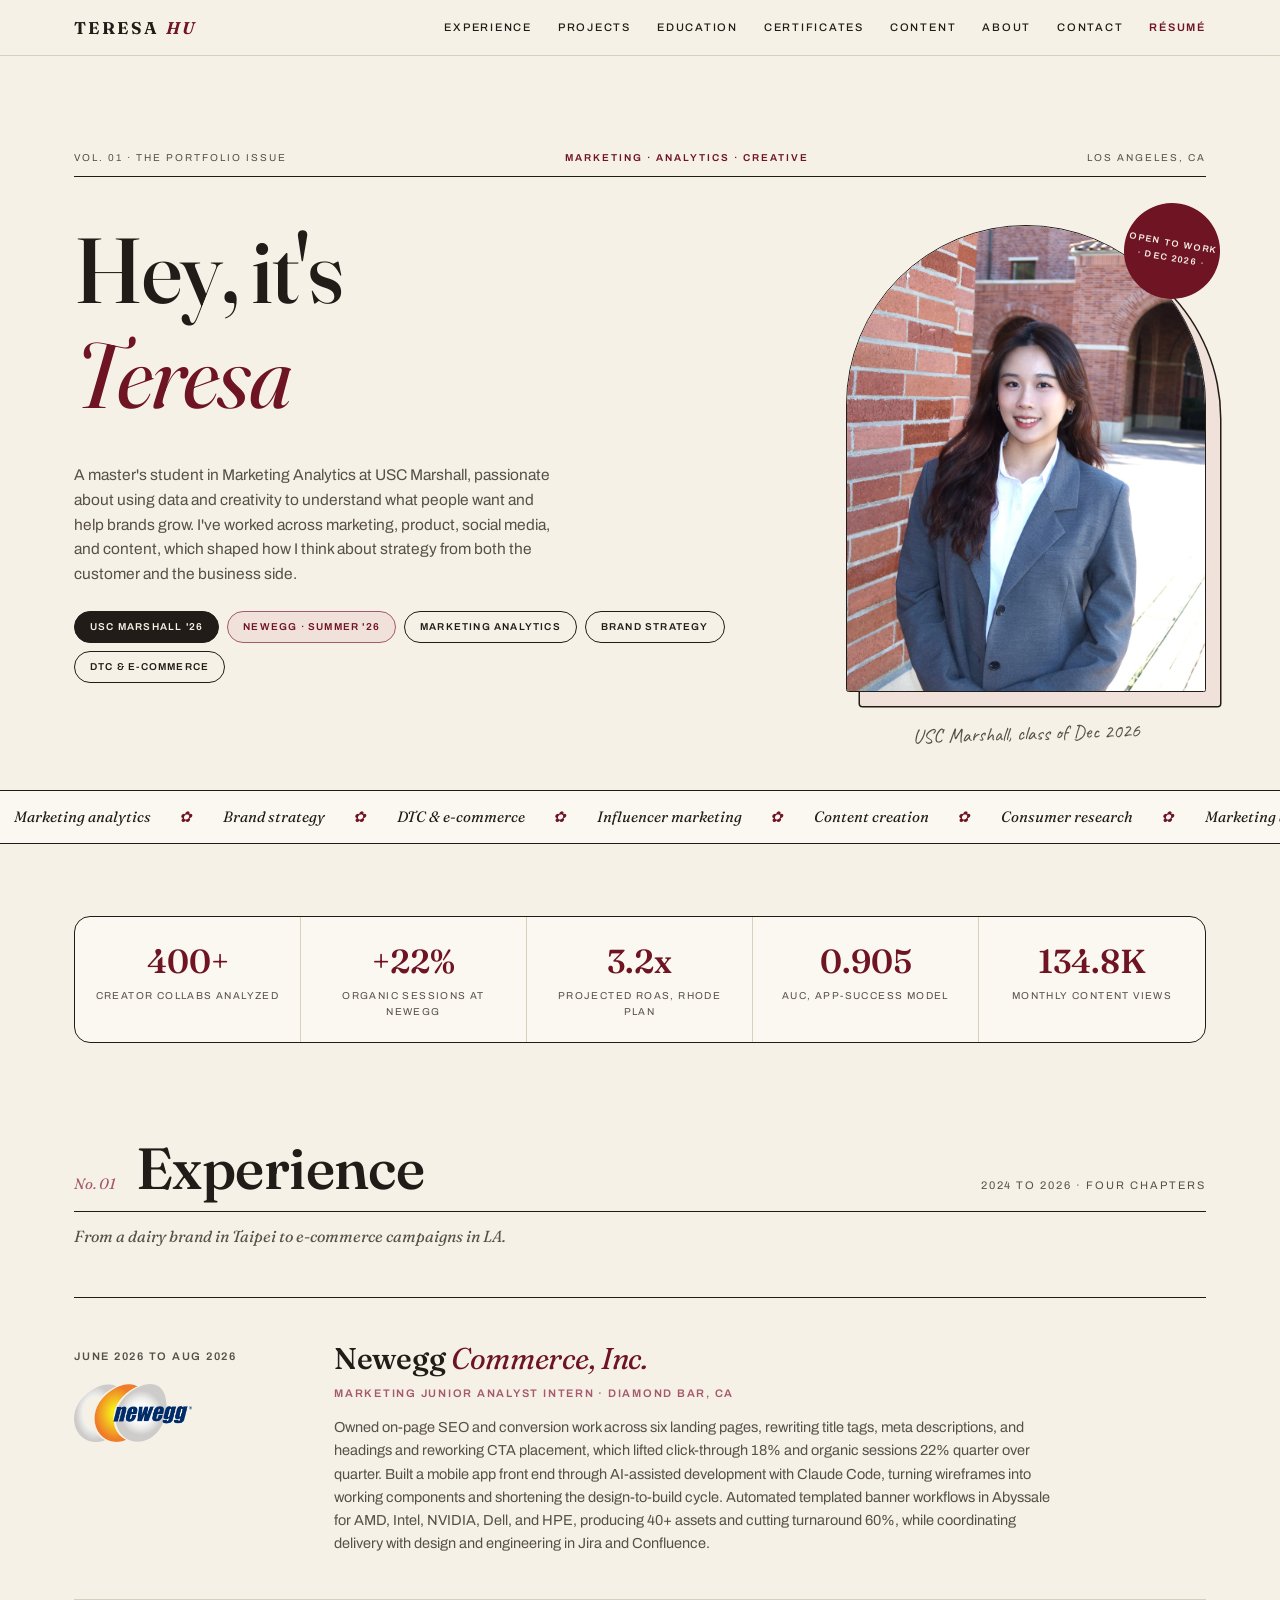
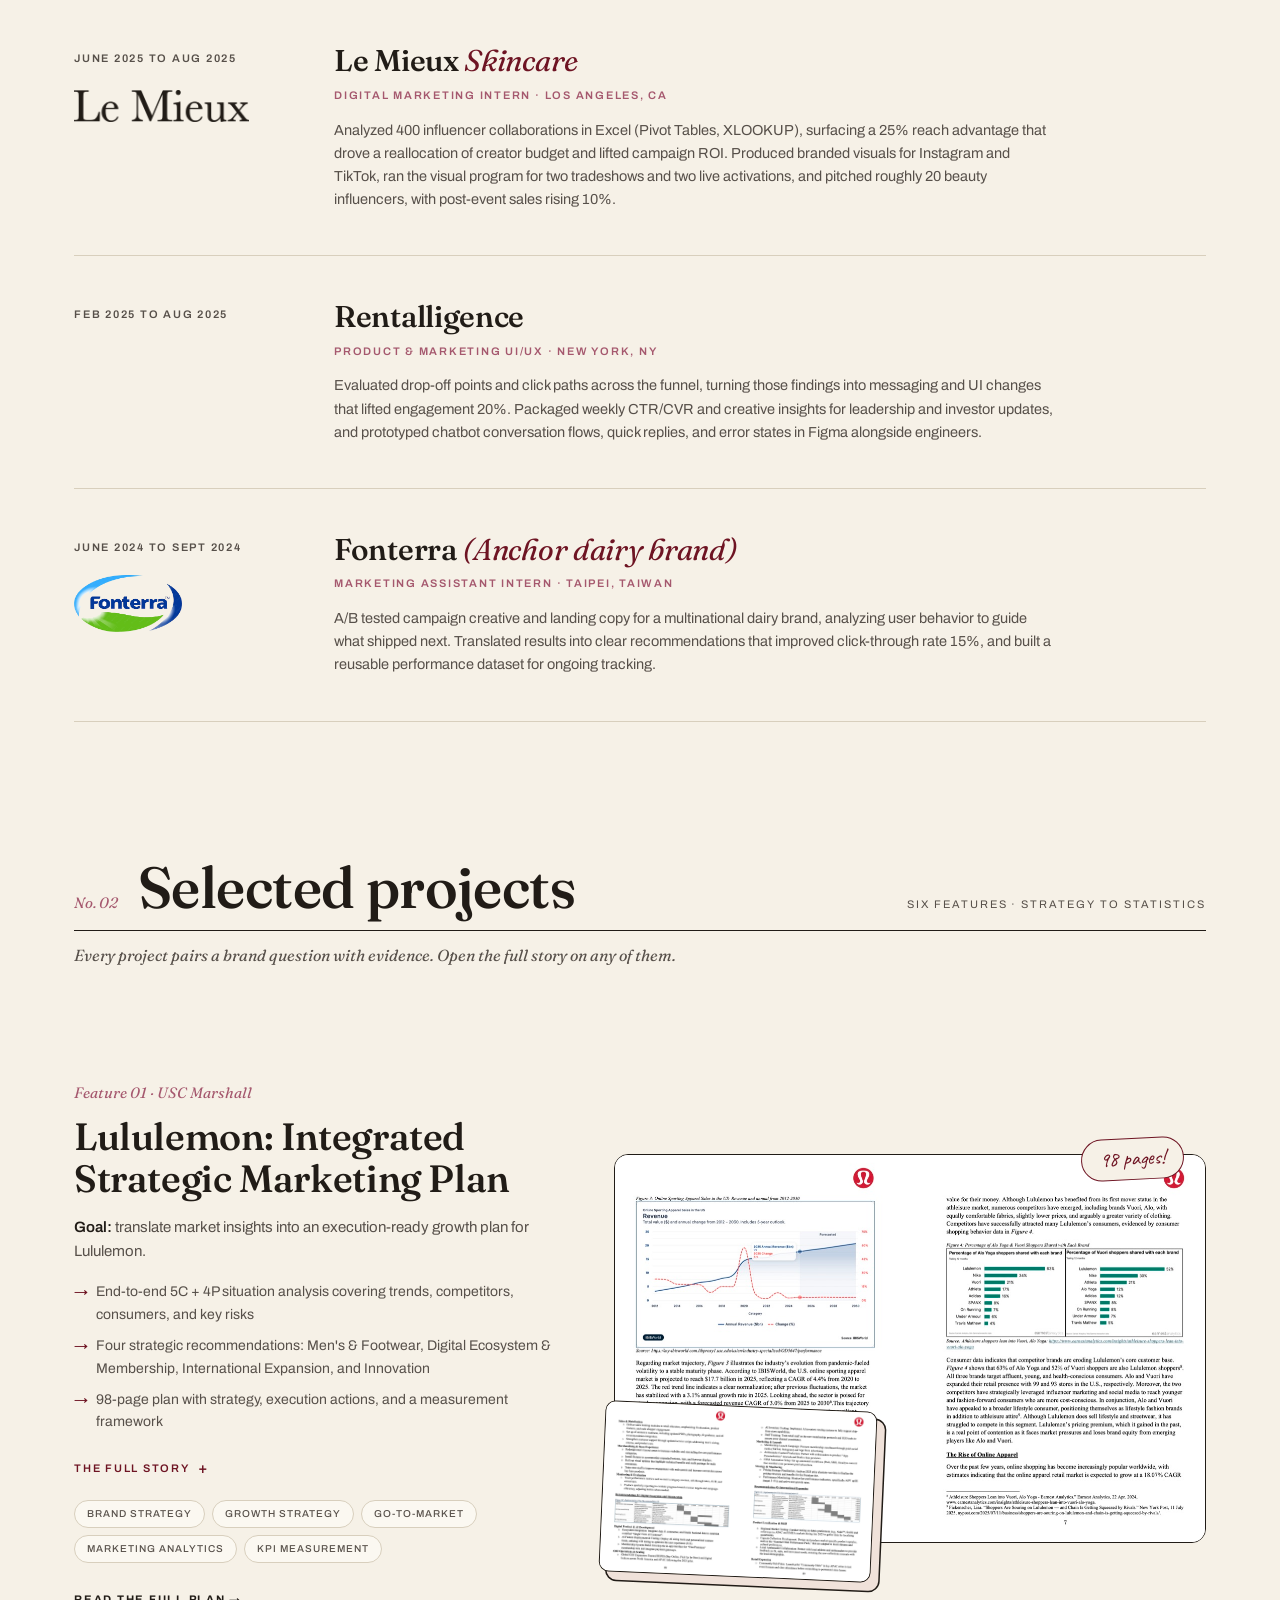
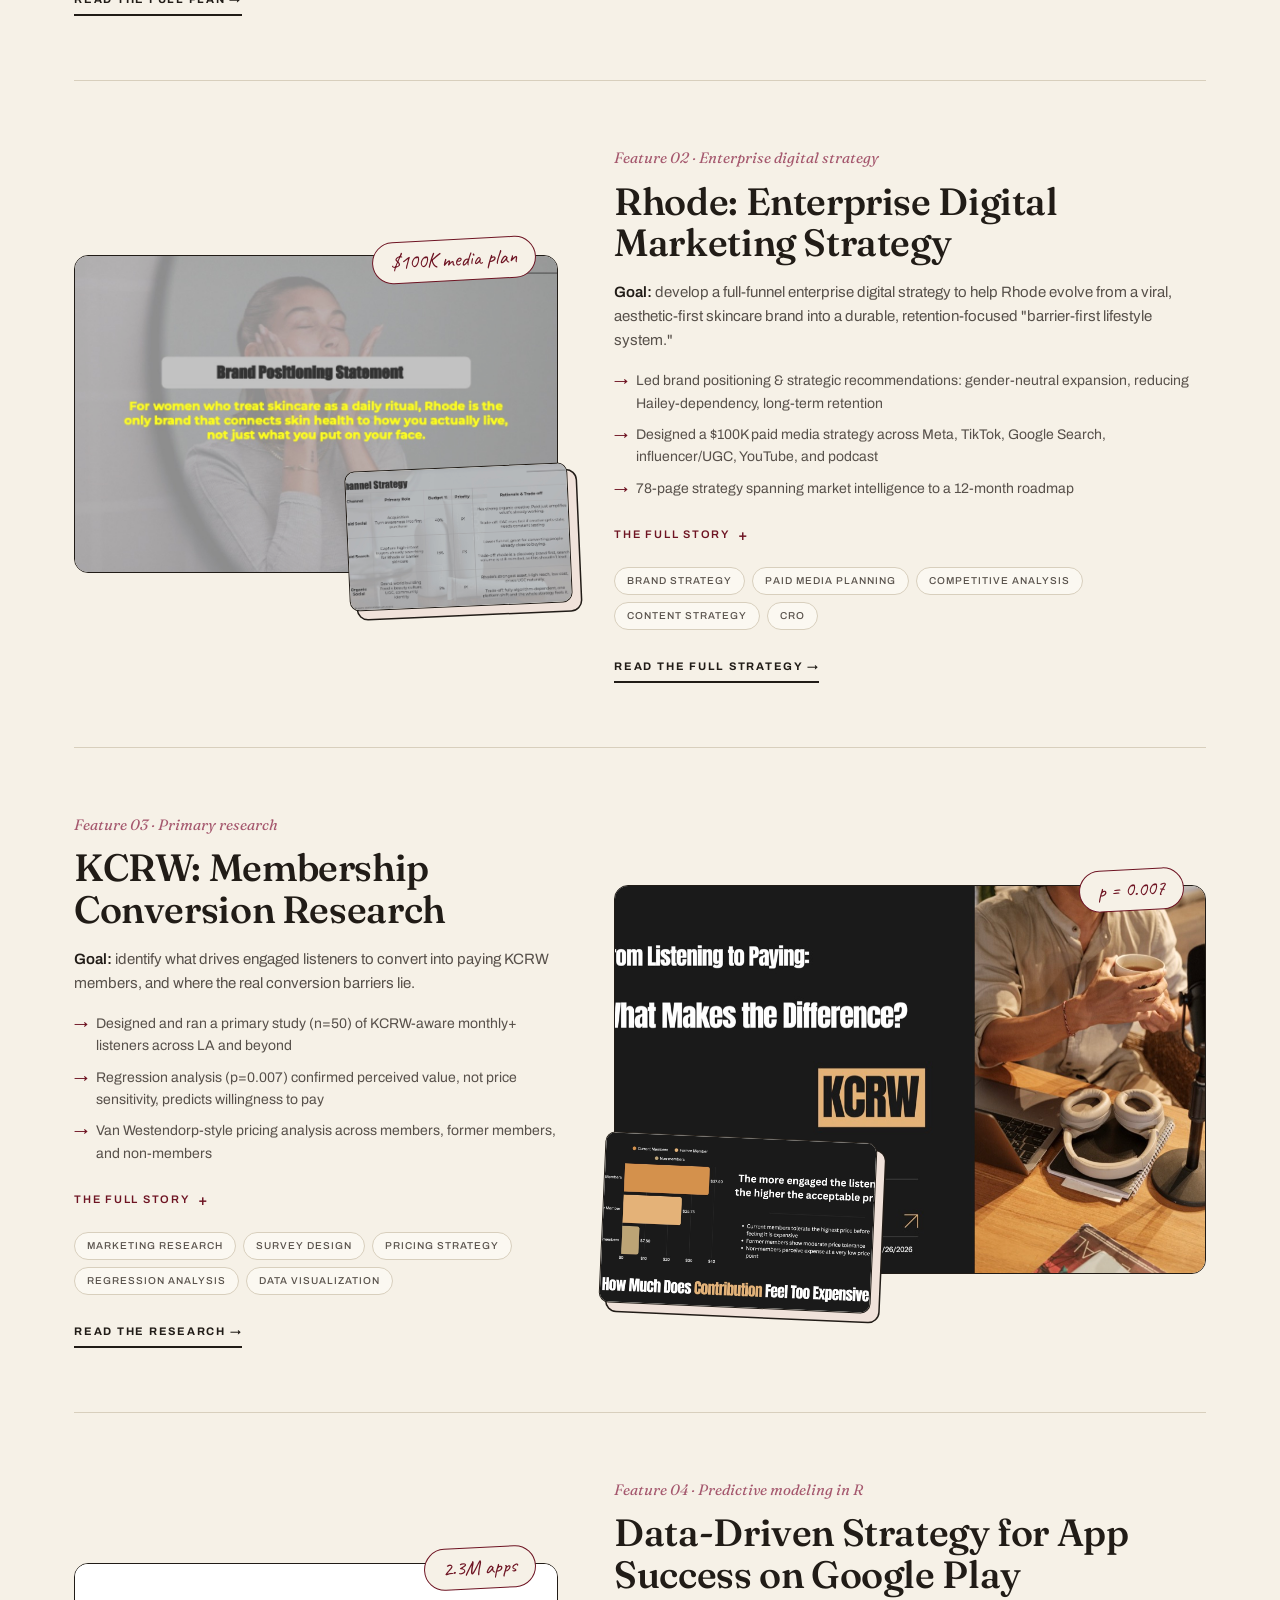
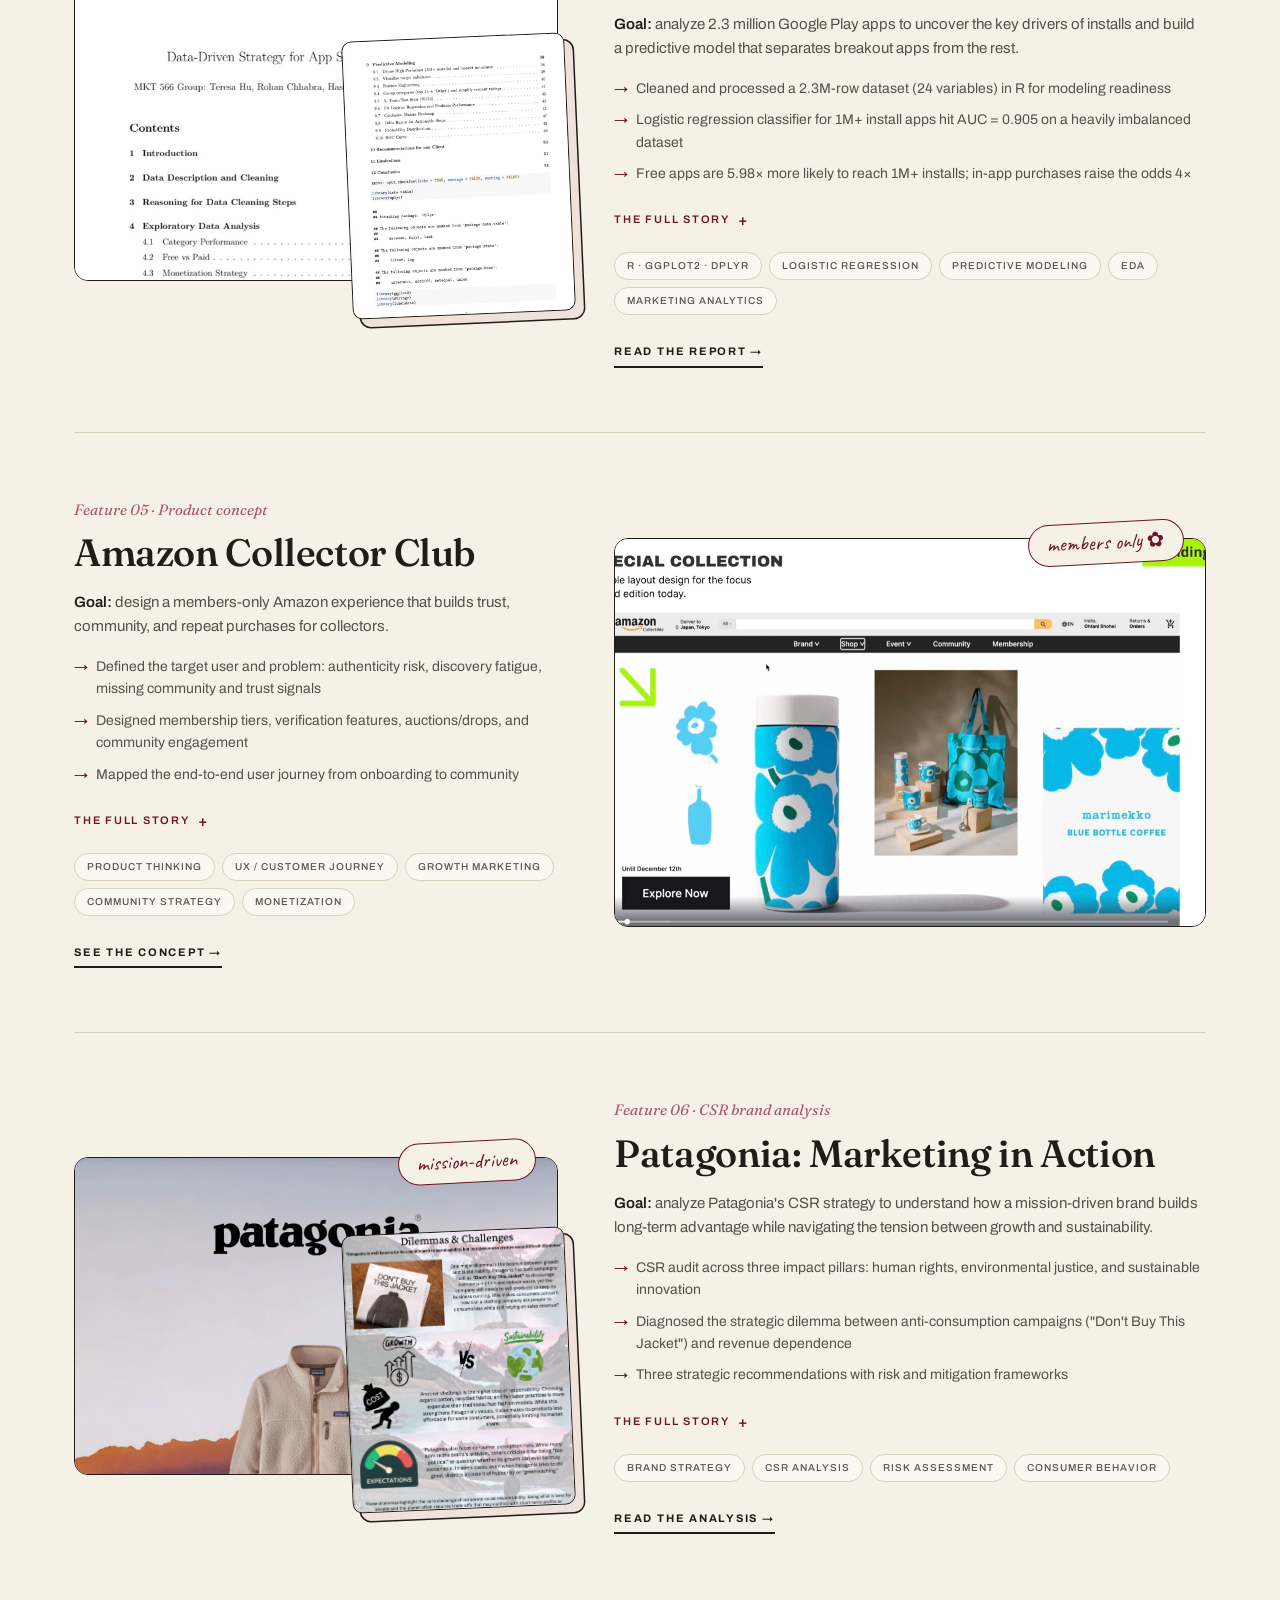
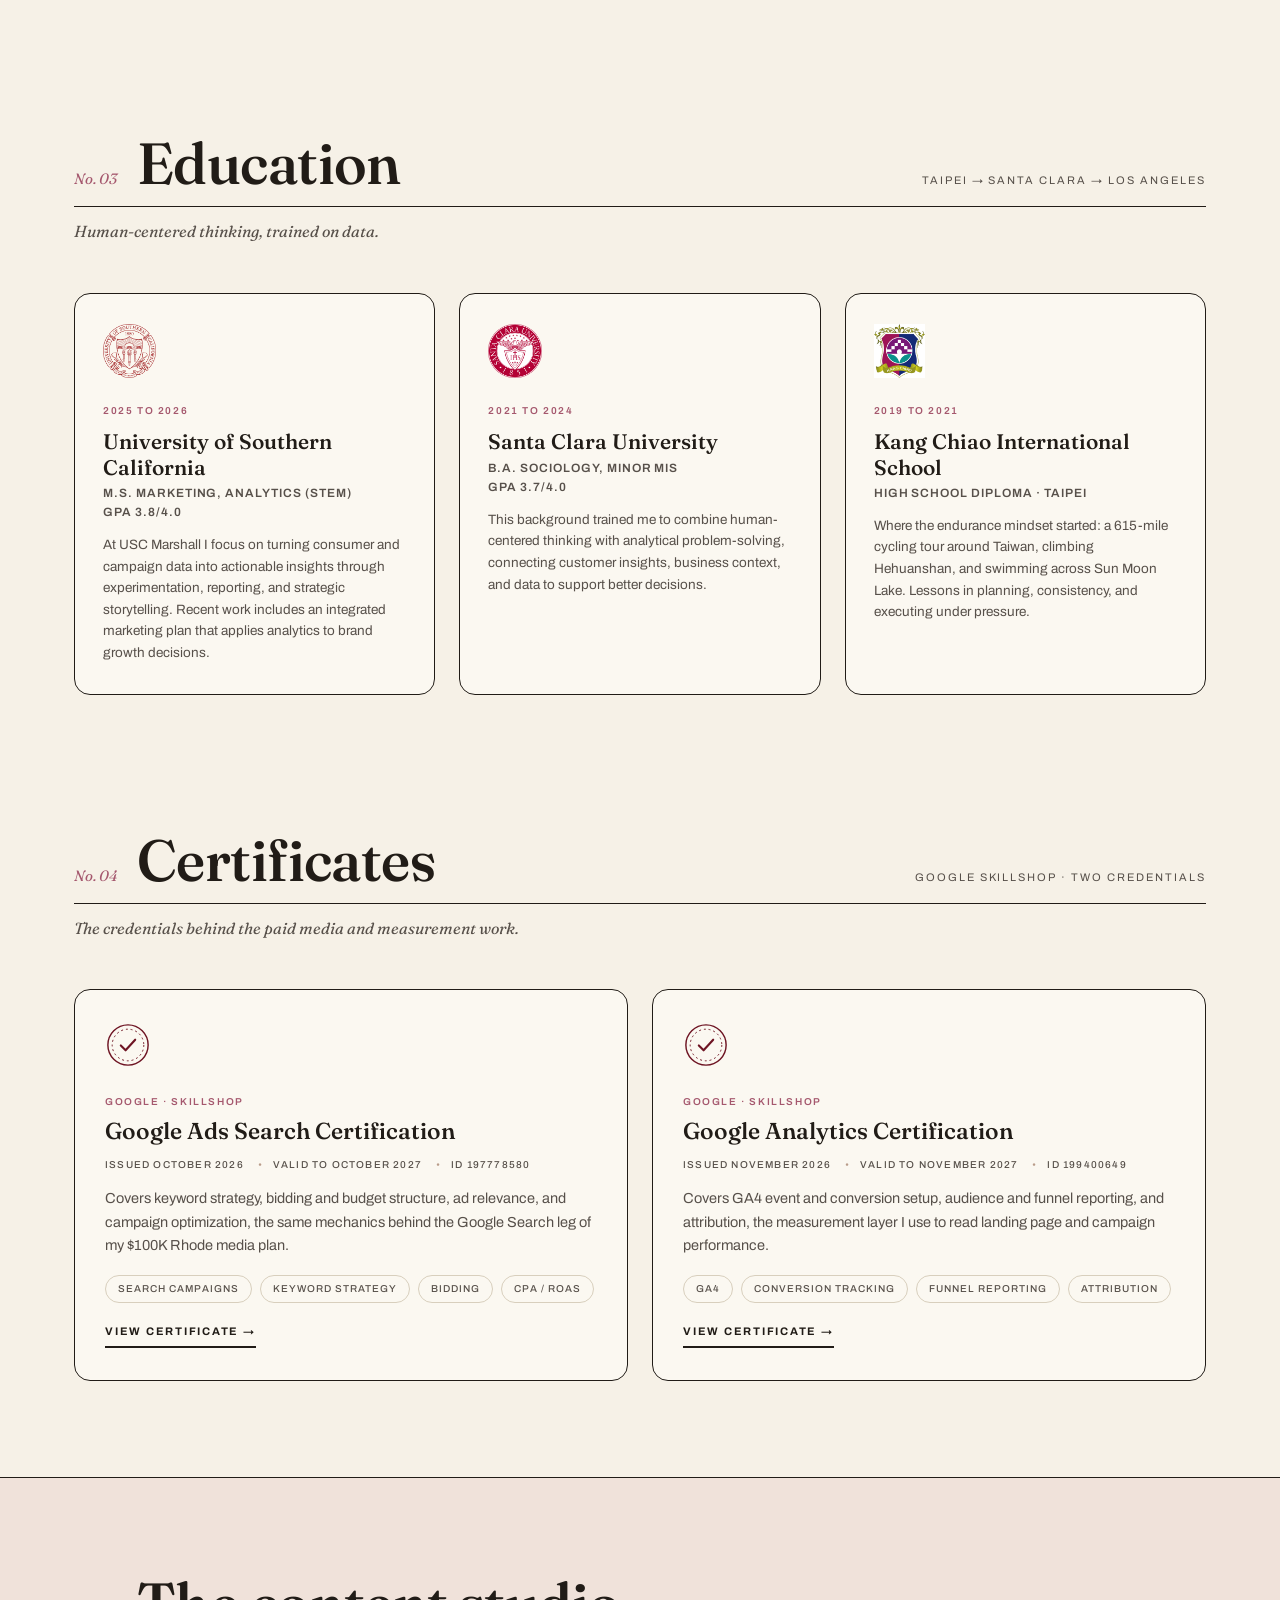
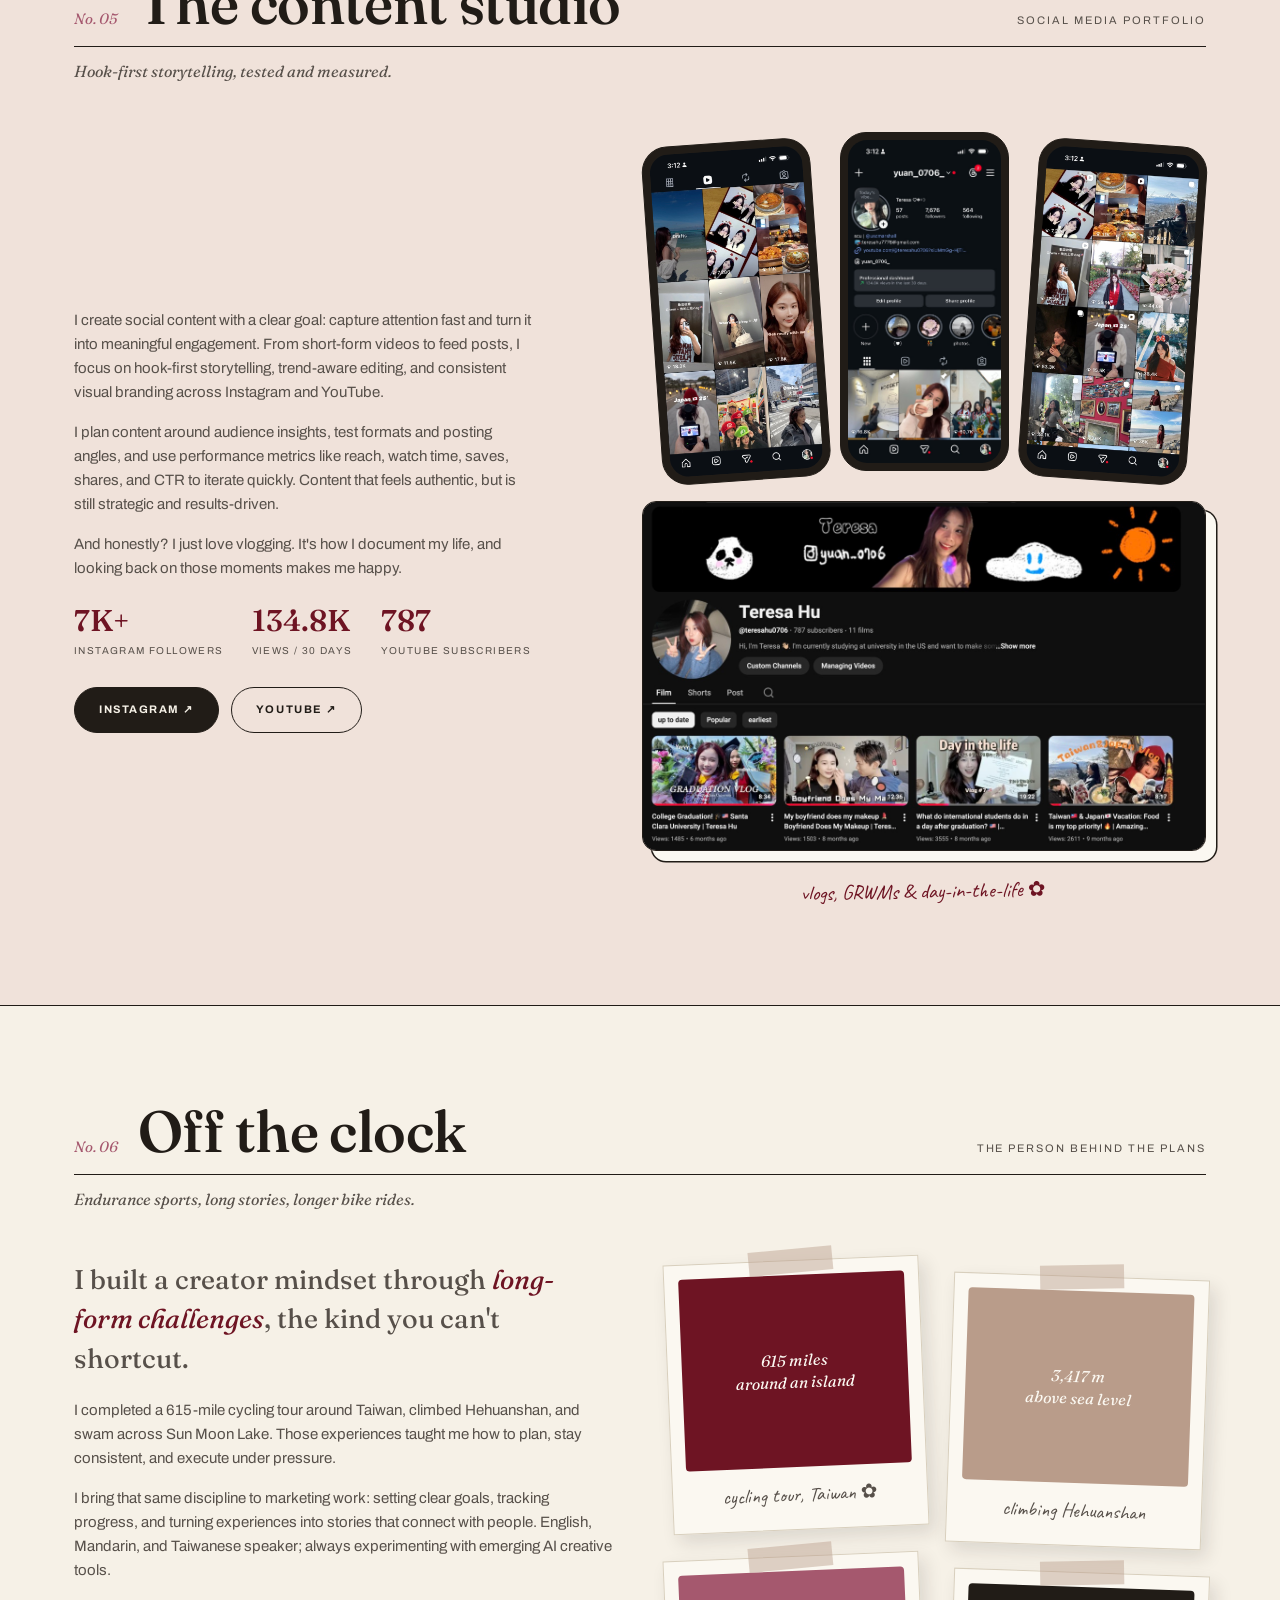
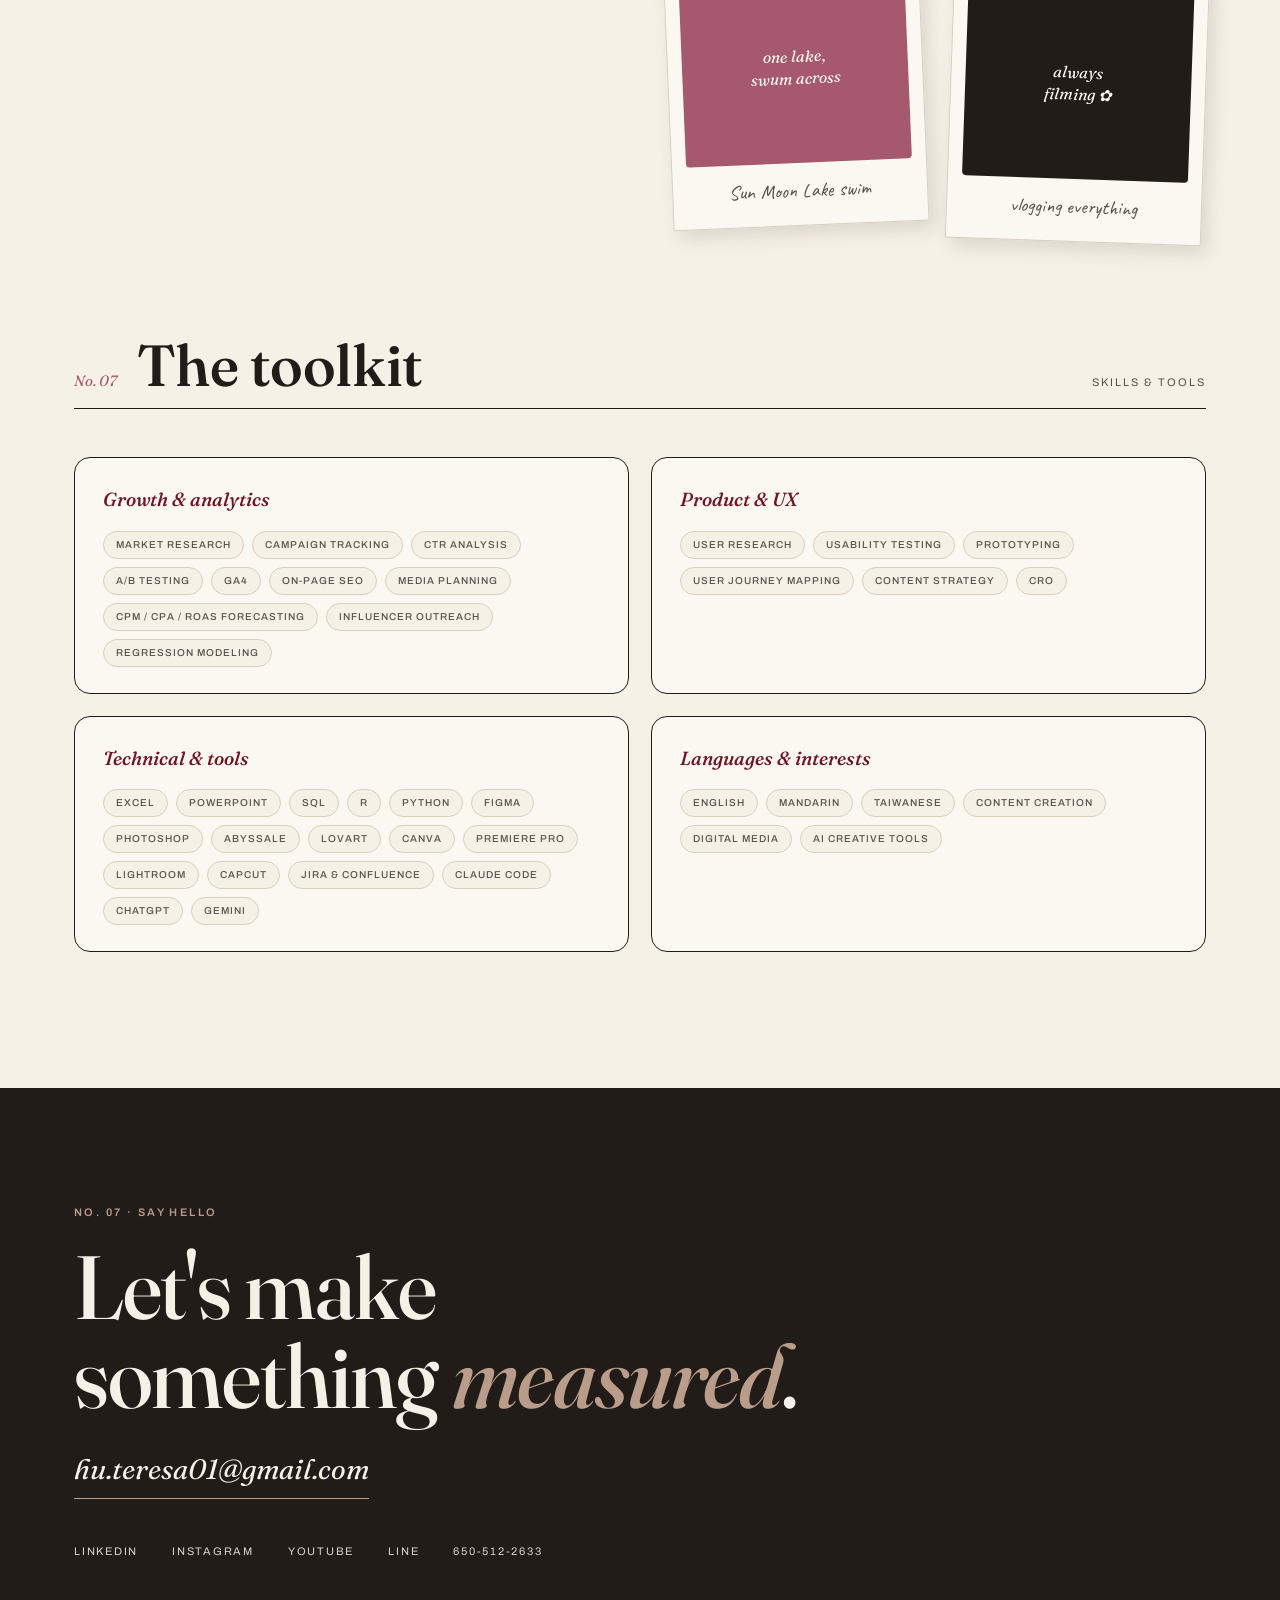
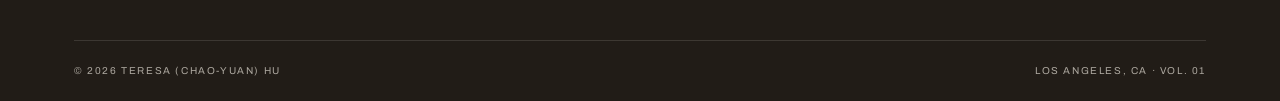
<file: index.html>
<!DOCTYPE html>
<html lang="en">
<head>
  <meta charset="UTF-8" />
  <meta name="viewport" content="width=device-width, initial-scale=1.0" />
  <title>Teresa Hu · Marketing Analytics & Brand Strategy</title>
  <meta name="description" content="Teresa (Chao-Yuan) Hu, M.S. Marketing Analytics at USC Marshall. Marketing analytics, brand strategy, DTC & e-commerce, influencer and digital marketing." />
  <link rel="preconnect" href="https://fonts.googleapis.com" />
  <link rel="preconnect" href="https://fonts.gstatic.com" crossorigin />
  <link href="https://fonts.googleapis.com/css2?family=Fraunces:ital,opsz,wght@0,9..144,300..900;1,9..144,300..900&family=Archivo:wght@400;500;600;700&family=Caveat:wght@500;600&display=swap" rel="stylesheet" />
  <link rel="stylesheet" href="styles.css" />
  <link rel="icon" href="data:image/svg+xml,<svg xmlns='http://www.w3.org/2000/svg' viewBox='0 0 100 100'><text y='0.9em' font-size='90'>✿</text></svg>" />
</head>
<body>

  <!-- ============ NAV ============ -->
  <header class="topbar">
    <div class="topbar-inner">
      <a class="brand" href="#top">TERESA <em>HU</em></a>
      <button class="nav-toggle" aria-label="Toggle menu" aria-expanded="false">Menu</button>
      <nav class="nav-links" id="nav-links">
        <a href="#experience">Experience</a>
        <a href="#projects">Projects</a>
        <a href="#education">Education</a>
        <a href="#certificates">Certificates</a>
        <a href="#content">Content</a>
        <a href="#about">About</a>
        <a href="#contact">Contact</a>
        <a href="resume.html" class="nav-resume">Résumé</a>
      </nav>
    </div>
  </header>

  <!-- ============ HERO ============ -->
  <section class="hero" id="top">
    <div class="wrap">
      <div class="masthead-meta">
        <span>Vol. 01 · The portfolio issue</span>
        <span class="ox">Marketing · Analytics · Creative</span>
        <span>Los Angeles, CA</span>
      </div>
      <div class="hero-grid">
        <div>
          <h1 class="hero-title">
            <span class="line"><span>Hey, it's</span></span>
            <span class="line"><span><em>Teresa</em></span></span>
          </h1>
          <p class="hero-copy">
            A master's student in Marketing Analytics at USC Marshall, passionate
            about using data and creativity to understand what people want and help brands grow.
            I've worked across marketing, product, social media, and content, which shaped how
            I think about strategy from both the customer and the business side.
          </p>
          <div class="hero-tags">
            <span class="pill solid">USC Marshall '26</span>
            <span class="pill rose">Newegg · Summer '26</span>
            <span class="pill">Marketing Analytics</span>
            <span class="pill">Brand Strategy</span>
            <span class="pill">DTC &amp; E-commerce</span>
          </div>
        </div>
        <div class="hero-photo">
          <div class="arch">
            <img src="assets/headshot-circle.jpg" alt="Teresa Hu at USC campus" />
          </div>
          <div class="sticker">Open to work · Dec 2026 ·</div>
          <div class="caption">USC Marshall, class of Dec 2026</div>
        </div>
      </div>
    </div>
    <div class="marquee" aria-hidden="true">
      <div class="marquee-track" id="marquee-track">
        <span>Marketing analytics</span><span class="dot">✿</span>
        <span>Brand strategy</span><span class="dot">✿</span>
        <span>DTC &amp; e-commerce</span><span class="dot">✿</span>
        <span>Influencer marketing</span><span class="dot">✿</span>
        <span>Content creation</span><span class="dot">✿</span>
        <span>Consumer research</span><span class="dot">✿</span>
      </div>
    </div>
    <div class="wrap">
      <div class="stats reveal">
        <div class="stat"><b>400+</b><span>Creator collabs analyzed</span></div>
        <div class="stat"><b>+22%</b><span>Organic sessions at Newegg</span></div>
        <div class="stat"><b>3.2x</b><span>Projected ROAS, Rhode plan</span></div>
        <div class="stat"><b>0.905</b><span>AUC, app-success model</span></div>
        <div class="stat"><b>134.8K</b><span>Monthly content views</span></div>
      </div>
    </div>
  </section>

  <!-- ============ EXPERIENCE ============ -->
  <section id="experience">
    <div class="wrap">
      <div class="section-head reveal">
        <span class="no">No. 01</span>
        <h2>Experience</h2>
        <span class="tail">2024 to 2026 · Four chapters</span>
      </div>
      <p class="section-sub reveal">From a dairy brand in Taipei to e-commerce campaigns in LA.</p>

      <div class="xp-list">
        <article class="xp reveal">
          <div class="xp-when">June 2026 to Aug 2026
            <a class="xp-logo" href="https://www.newegg.com/" target="_blank" rel="noopener" aria-label="Visit Newegg"><img src="assets/logo-newegg.png" alt="Newegg logo" loading="lazy" /></a>
          </div>
          <div>
            <h3>Newegg <em>Commerce, Inc.</em></h3>
            <p class="role">Marketing Junior Analyst Intern · Diamond Bar, CA</p>
            <p>Owned on-page SEO and conversion work across six landing pages, rewriting title tags, meta descriptions, and headings and reworking CTA placement, which lifted click-through 18% and organic sessions 22% quarter over quarter. Built a mobile app front end through AI-assisted development with Claude Code, turning wireframes into working components and shortening the design-to-build cycle. Automated templated banner workflows in Abyssale for AMD, Intel, NVIDIA, Dell, and HPE, producing 40+ assets and cutting turnaround 60%, while coordinating delivery with design and engineering in Jira and Confluence.</p>
          </div>
        </article>

        <article class="xp reveal">
          <div class="xp-when">June 2025 to Aug 2025
            <a class="xp-logo" href="https://lemieuxskincare.com/?srsltid=AfmBOopsGnlQ6cuRHb2Jom61Svxsjowh82jlWCnxO-2b0suky_vsh26j" target="_blank" rel="noopener" aria-label="Visit Le Mieux Skincare"><img src="assets/logo-lemieux.png" alt="Le Mieux logo" loading="lazy" /></a>
          </div>
          <div>
            <h3>Le Mieux <em>Skincare</em></h3>
            <p class="role">Digital Marketing Intern · Los Angeles, CA</p>
            <p>Analyzed 400 influencer collaborations in Excel (Pivot Tables, XLOOKUP), surfacing a 25% reach advantage that drove a reallocation of creator budget and lifted campaign ROI. Produced branded visuals for Instagram and TikTok, ran the visual program for two tradeshows and two live activations, and pitched roughly 20 beauty influencers, with post-event sales rising 10%.</p>
          </div>
        </article>

        <article class="xp reveal">
          <div class="xp-when">Feb 2025 to Aug 2025</div>
          <div>
            <h3>Rentalligence</h3>
            <p class="role">Product &amp; Marketing UI/UX · New York, NY</p>
            <p>Evaluated drop-off points and click paths across the funnel, turning those findings into messaging and UI changes that lifted engagement 20%. Packaged weekly CTR/CVR and creative insights for leadership and investor updates, and prototyped chatbot conversation flows, quick replies, and error states in Figma alongside engineers.</p>
          </div>
        </article>

        <article class="xp reveal">
          <div class="xp-when">June 2024 to Sept 2024
            <a class="xp-logo" href="https://www.fonterra.com/americas/en.html" target="_blank" rel="noopener" aria-label="Visit Fonterra"><img src="assets/logo-fonterra.png" alt="Fonterra logo" loading="lazy" /></a>
          </div>
          <div>
            <h3>Fonterra <em>(Anchor dairy brand)</em></h3>
            <p class="role">Marketing Assistant Intern · Taipei, Taiwan</p>
            <p>A/B tested campaign creative and landing copy for a multinational dairy brand, analyzing user behavior to guide what shipped next. Translated results into clear recommendations that improved click-through rate 15%, and built a reusable performance dataset for ongoing tracking.</p>
          </div>
        </article>
      </div>
    </div>
  </section>

  <!-- ============ PROJECTS ============ -->
  <section id="projects">
    <div class="wrap">
      <div class="section-head reveal">
        <span class="no">No. 02</span>
        <h2>Selected projects</h2>
        <span class="tail">Six features · Strategy to statistics</span>
      </div>
      <p class="section-sub reveal">Every project pairs a brand question with evidence. Open the full story on any of them.</p>

      <!-- Lululemon -->
      <article class="project reveal">
        <div class="p-meta">
          <span class="p-no">Feature 01 · USC Marshall</span>
          <h3>Lululemon: Integrated Strategic Marketing Plan</h3>
          <p class="p-goal"><b>Goal:</b> translate market insights into an execution-ready growth plan for Lululemon.</p>
          <ul class="p-highlights">
            <li>End-to-end 5C + 4P situation analysis covering trends, competitors, consumers, and key risks</li>
            <li>Four strategic recommendations: Men's &amp; Footwear, Digital Ecosystem &amp; Membership, International Expansion, and Innovation</li>
            <li>98-page plan with strategy, execution actions, and a measurement framework</li>
          </ul>
          <details class="p-more">
            <summary>The full story</summary>
            <div class="more-body">
              <ul>
                <li>Defined 2026 growth objectives and aligned strategic priorities to revenue, market share, and global expansion.</li>
                <li>Benchmarked competitors (Nike, Alo Yoga, Adidas) with data analytics to shape positioning and strategy.</li>
                <li>Created a KPI dashboard / Balanced Scorecard to measure impact: membership, app engagement, AOV, O2O, international revenue, and innovation outcomes.</li>
                <li>Built an Excel financial model with pro forma P&amp;L statements to estimate revenue impact and evaluate ROI, timeline, and budget trade-offs.</li>
              </ul>
            </div>
          </details>
          <div class="p-tags">
            <span class="tag">Brand strategy</span><span class="tag">Growth strategy</span>
            <span class="tag">Go-to-market</span><span class="tag">Marketing analytics</span><span class="tag">KPI measurement</span>
          </div>
          <a class="p-link" href="https://drive.google.com/file/d/1INmmlllZ8Kk800PUwpY2l-Kx8cQd2bhG/view?usp=sharing" target="_blank" rel="noopener">Read the full plan →</a>
        </div>
        <div class="p-media">
          <span class="badge">98 pages!</span>
          <div class="main"><img src="assets/proj-lulu-1.jpg" alt="Lululemon marketing plan cover" loading="lazy" /></div>
          <div class="float"><img src="assets/proj-lulu-2.jpg" alt="Lululemon plan detail" loading="lazy" /></div>
        </div>
      </article>

      <!-- Rhode -->
      <article class="project flip reveal">
        <div class="p-meta">
          <span class="p-no">Feature 02 · Enterprise digital strategy</span>
          <h3>Rhode: Enterprise Digital Marketing Strategy</h3>
          <p class="p-goal"><b>Goal:</b> develop a full-funnel enterprise digital strategy to help Rhode evolve from a viral, aesthetic-first skincare brand into a durable, retention-focused "barrier-first lifestyle system."</p>
          <ul class="p-highlights">
            <li>Led brand positioning &amp; strategic recommendations: gender-neutral expansion, reducing Hailey-dependency, long-term retention</li>
            <li>Designed a $100K paid media strategy across Meta, TikTok, Google Search, influencer/UGC, YouTube, and podcast</li>
            <li>78-page strategy spanning market intelligence to a 12-month roadmap</li>
          </ul>
          <details class="p-more">
            <summary>The full story</summary>
            <div class="more-body">
              <ul>
                <li>Defined a positioning statement and four content pillars with execution logic.</li>
                <li>Built per-channel audience targeting, creative formats, success metrics, and a testing reserve into the media plan.</li>
                <li>Contributed to competitive analysis (direct, adjacent, aspirational), consumer journey mapping, and a PESO/SWOT audit.</li>
                <li>Built a channel strategy framework with budget allocation rationale and trade-offs per channel.</li>
                <li>Full scope: market intelligence, analytics, brand positioning, paid media, organic social, CRO/web, influencer, CRM/lifecycle, and AI strategy.</li>
              </ul>
            </div>
          </details>
          <div class="p-tags">
            <span class="tag">Brand strategy</span><span class="tag">Paid media planning</span>
            <span class="tag">Competitive analysis</span><span class="tag">Content strategy</span><span class="tag">CRO</span>
          </div>
          <a class="p-link" href="https://drive.google.com/file/d/1ZTJx3F1bj-76LmRxGoj_4HsuGosmIZSS/view?usp=sharing" target="_blank" rel="noopener">Read the full strategy →</a>
        </div>
        <div class="p-media">
          <span class="badge">$100K media plan</span>
          <div class="main"><img src="assets/proj-rhode-1.jpg" alt="Rhode strategy deck" loading="lazy" /></div>
          <div class="float"><img src="assets/proj-rhode-2.jpg" alt="Rhode strategy detail" loading="lazy" /></div>
        </div>
      </article>

      <!-- KCRW -->
      <article class="project reveal">
        <div class="p-meta">
          <span class="p-no">Feature 03 · Primary research</span>
          <h3>KCRW: Membership Conversion Research</h3>
          <p class="p-goal"><b>Goal:</b> identify what drives engaged listeners to convert into paying KCRW members, and where the real conversion barriers lie.</p>
          <ul class="p-highlights">
            <li>Designed and ran a primary study (n=50) of KCRW-aware monthly+ listeners across LA and beyond</li>
            <li>Regression analysis (p=0.007) confirmed perceived value, not price sensitivity, predicts willingness to pay</li>
            <li>Van Westendorp-style pricing analysis across members, former members, and non-members</li>
          </ul>
          <details class="p-more">
            <summary>The full story</summary>
            <div class="more-body">
              <ul>
                <li>Analyzed audience demographics, listening behavior, and platform usage to segment the listener base.</li>
                <li>Identified willingness-to-pay thresholds: current members $37.50, former members $25.75, non-members $7.60.</li>
                <li>Built a Perceived Value × Payment Intent quadrant matrix to find conversion-ready segments and high-friction groups.</li>
                <li>Identified the two key value drivers, trusted journalism and music discovery, that statistically increase willingness to pay.</li>
                <li>Delivered recommendations to prioritize value communication and engagement deepening over pricing tactics.</li>
              </ul>
            </div>
          </details>
          <div class="p-tags">
            <span class="tag">Marketing research</span><span class="tag">Survey design</span>
            <span class="tag">Pricing strategy</span><span class="tag">Regression analysis</span><span class="tag">Data visualization</span>
          </div>
          <a class="p-link" href="https://drive.google.com/file/d/1E6Lky-6uSsbcG64NQGN0WnT26O4-a4WJ/view?usp=sharing" target="_blank" rel="noopener">Read the research →</a>
        </div>
        <div class="p-media">
          <span class="badge">p = 0.007</span>
          <div class="main"><img src="assets/proj-kcrw-1.jpg" alt="KCRW research report" loading="lazy" /></div>
          <div class="float"><img src="assets/proj-kcrw-2.jpg" alt="KCRW research detail" loading="lazy" /></div>
        </div>
      </article>

      <!-- Google Play -->
      <article class="project flip reveal">
        <div class="p-meta">
          <span class="p-no">Feature 04 · Predictive modeling in R</span>
          <h3>Data-Driven Strategy for App Success on Google Play</h3>
          <p class="p-goal"><b>Goal:</b> analyze 2.3 million Google Play apps to uncover the key drivers of installs and build a predictive model that separates breakout apps from the rest.</p>
          <ul class="p-highlights">
            <li>Cleaned and processed a 2.3M-row dataset (24 variables) in R for modeling readiness</li>
            <li>Logistic regression classifier for 1M+ install apps hit AUC = 0.905 on a heavily imbalanced dataset</li>
            <li>Free apps are 5.98× more likely to reach 1M+ installs; in-app purchases raise the odds 4×</li>
          </ul>
          <details class="p-more">
            <summary>The full story</summary>
            <div class="more-body">
              <ul>
                <li>Exploratory analysis across 7 dimensions: category performance, free vs. paid, monetization, update frequency, Editor's Choice status, ratings/installs distribution, and content rating.</li>
                <li>Correlation and regression analysis identified significant install drivers: app age, update recency, pricing, and monetization type.</li>
                <li>Answered 4 research questions, including optimal app size (50 to 100 MB) and price optimization, where each additional dollar reduces the odds of success by ~22%.</li>
                <li>Delivered 4 client-facing recommendations: launch free, monetize via IAP/ads, optimize app size, and build credibility for Editor's Choice.</li>
                <li>Output: full R Markdown report with EDA, regression modeling, predictive classification, and ROC curve.</li>
              </ul>
            </div>
          </details>
          <div class="p-tags">
            <span class="tag">R · ggplot2 · dplyr</span><span class="tag">Logistic regression</span>
            <span class="tag">Predictive modeling</span><span class="tag">EDA</span><span class="tag">Marketing analytics</span>
          </div>
          <a class="p-link" href="https://drive.google.com/file/d/1Q9_TNaF-UUWISvYzjVSj9Im_rvhqRSdj/view?usp=sharing" target="_blank" rel="noopener">Read the report →</a>
        </div>
        <div class="p-media">
          <span class="badge">2.3M apps</span>
          <div class="main"><img src="assets/proj-gplay-1.jpg" alt="Google Play analysis" loading="lazy" /></div>
          <div class="float portrait"><img src="assets/proj-gplay-2.jpg" alt="Google Play analysis detail" loading="lazy" /></div>
        </div>
      </article>

      <!-- Amazon -->
      <article class="project reveal">
        <div class="p-meta">
          <span class="p-no">Feature 05 · Product concept</span>
          <h3>Amazon Collector Club</h3>
          <p class="p-goal"><b>Goal:</b> design a members-only Amazon experience that builds trust, community, and repeat purchases for collectors.</p>
          <ul class="p-highlights">
            <li>Defined the target user and problem: authenticity risk, discovery fatigue, missing community and trust signals</li>
            <li>Designed membership tiers, verification features, auctions/drops, and community engagement</li>
            <li>Mapped the end-to-end user journey from onboarding to community</li>
          </ul>
          <details class="p-more">
            <summary>The full story</summary>
            <div class="more-body">
              <ul>
                <li>Designed the concept and core value proposition around trust and belonging for collectors.</li>
                <li>Mapped key screens and features: onboarding → browsing → purchase → community.</li>
                <li>Proposed growth levers such as creator/KOL partnerships, referral loops, limited drops, and community gamification, with success metrics for conversion, retention, and repeat purchase.</li>
                <li>Output: product concept plus go-to-market plan.</li>
              </ul>
            </div>
          </details>
          <div class="p-tags">
            <span class="tag">Product thinking</span><span class="tag">UX / customer journey</span>
            <span class="tag">Growth marketing</span><span class="tag">Community strategy</span><span class="tag">Monetization</span>
          </div>
          <a class="p-link" href="https://drive.google.com/file/d/1BKYwVw8-2CZ_qRU_35774aIzjb9Jr1Gs/view?usp=sharing" target="_blank" rel="noopener">See the concept →</a>
        </div>
        <div class="p-media">
          <span class="badge">members only ✿</span>
          <div class="main"><img src="assets/proj-amazon-1.jpg" alt="Amazon Collector Club concept" loading="lazy" /></div>
        </div>
      </article>

      <!-- Patagonia -->
      <article class="project flip reveal">
        <div class="p-meta">
          <span class="p-no">Feature 06 · CSR brand analysis</span>
          <h3>Patagonia: Marketing in Action</h3>
          <p class="p-goal"><b>Goal:</b> analyze Patagonia's CSR strategy to understand how a mission-driven brand builds long-term advantage while navigating the tension between growth and sustainability.</p>
          <ul class="p-highlights">
            <li>CSR audit across three impact pillars: human rights, environmental justice, and sustainable innovation</li>
            <li>Diagnosed the strategic dilemma between anti-consumption campaigns ("Don't Buy This Jacket") and revenue dependence</li>
            <li>Three strategic recommendations with risk and mitigation frameworks</li>
          </ul>
          <details class="p-more">
            <summary>The full story</summary>
            <div class="more-body">
              <ul>
                <li>Audited Fair Labor Association membership, supply-chain transparency, 1% for the Planet, the Worn Wear circular economy program, regenerative materials, and Tin Shed Ventures.</li>
                <li>Analyzed Patagonia's brand vision and 2030 carbon-neutrality goals, and how it pushes systemic change beyond its own operations.</li>
                <li>Assessed premium-pricing barriers and greenwashing perception risks.</li>
                <li>Recommended expanding Worn Wear globally (Circular Economy 2.0), scaling regenerative agriculture supply chains, and increasing corporate activism and policy advocacy.</li>
              </ul>
            </div>
          </details>
          <div class="p-tags">
            <span class="tag">Brand strategy</span><span class="tag">CSR analysis</span>
            <span class="tag">Risk assessment</span><span class="tag">Consumer behavior</span>
          </div>
          <a class="p-link" href="https://drive.google.com/file/d/1diCohntl_7UL7fUlUg0tHhlX8uSJFk19/view?usp=sharing" target="_blank" rel="noopener">Read the analysis →</a>
        </div>
        <div class="p-media">
          <span class="badge">mission-driven</span>
          <div class="main"><img src="assets/proj-patagonia-1.jpg" alt="Patagonia CSR analysis" loading="lazy" /></div>
          <div class="float portrait"><img src="assets/proj-patagonia-2.jpg" alt="Patagonia analysis detail" loading="lazy" /></div>
        </div>
      </article>
    </div>
  </section>

  <!-- ============ EDUCATION ============ -->
  <section id="education">
    <div class="wrap">
      <div class="section-head reveal">
        <span class="no">No. 03</span>
        <h2>Education</h2>
        <span class="tail">Taipei → Santa Clara → Los Angeles</span>
      </div>
      <p class="section-sub reveal">Human-centered thinking, trained on data.</p>
      <div class="edu-grid">
        <div class="edu-card reveal">
          <img src="assets/logo-usc.png" alt="USC logo" loading="lazy" />
          <span class="years">2025 to 2026</span>
          <h3>University of Southern California</h3>
          <p class="degree">M.S. Marketing, Analytics (STEM)<br />GPA 3.8/4.0</p>
          <p>At USC Marshall I focus on turning consumer and campaign data into actionable insights through experimentation, reporting, and strategic storytelling. Recent work includes an integrated marketing plan that applies analytics to brand growth decisions.</p>
        </div>
        <div class="edu-card reveal">
          <img src="assets/logo-scu.png" alt="Santa Clara University logo" loading="lazy" />
          <span class="years">2021 to 2024</span>
          <h3>Santa Clara University</h3>
          <p class="degree">B.A. Sociology, minor MIS<br />GPA 3.7/4.0</p>
          <p>This background trained me to combine human-centered thinking with analytical problem-solving, connecting customer insights, business context, and data to support better decisions.</p>
        </div>
        <div class="edu-card reveal">
          <img src="assets/logo-kangchiao.png" alt="Kang Chiao International School logo" loading="lazy" />
          <span class="years">2019 to 2021</span>
          <h3>Kang Chiao International School</h3>
          <p class="degree">High school diploma · Taipei</p>
          <p>Where the endurance mindset started: a 615-mile cycling tour around Taiwan, climbing Hehuanshan, and swimming across Sun Moon Lake. Lessons in planning, consistency, and executing under pressure.</p>
        </div>
      </div>
    </div>
  </section>

  <!-- ============ CERTIFICATES ============ -->
  <section id="certificates">
    <div class="wrap">
      <div class="section-head reveal">
        <span class="no">No. 04</span>
        <h2>Certificates</h2>
        <span class="tail">Google Skillshop · Two credentials</span>
      </div>
      <p class="section-sub reveal">The credentials behind the paid media and measurement work.</p>

      <div class="cert-grid">
        <article class="cert-card reveal">
          <svg class="cert-seal" width="46" height="46" viewBox="0 0 48 48" aria-hidden="true"><circle cx="24" cy="24" r="21" fill="none" stroke="currentColor" stroke-width="1.5"/><circle cx="24" cy="24" r="16.5" fill="none" stroke="currentColor" stroke-width="1" stroke-dasharray="2 3"/><path d="M16.5 24.5l5 5 10-11" fill="none" stroke="currentColor" stroke-width="2.2" stroke-linecap="round" stroke-linejoin="round"/></svg>
          <span class="cert-issuer">Google · Skillshop</span>
          <h3>Google Ads Search Certification</h3>
          <div class="cert-meta"><span>Issued October 2026</span><span>Valid to October 2027</span><span>ID 197778580</span></div>
          <p>Covers keyword strategy, bidding and budget structure, ad relevance, and campaign optimization, the same mechanics behind the Google Search leg of my $100K Rhode media plan.</p>
          <div class="tags">
            <span class="tag">Search campaigns</span><span class="tag">Keyword strategy</span>
            <span class="tag">Bidding</span><span class="tag">CPA / ROAS</span>
          </div>
          <a class="p-link cert-link" href="assets/cert-google-ads-search.pdf" target="_blank" rel="noopener">View certificate →</a>
        </article>

        <article class="cert-card reveal">
          <svg class="cert-seal" width="46" height="46" viewBox="0 0 48 48" aria-hidden="true"><circle cx="24" cy="24" r="21" fill="none" stroke="currentColor" stroke-width="1.5"/><circle cx="24" cy="24" r="16.5" fill="none" stroke="currentColor" stroke-width="1" stroke-dasharray="2 3"/><path d="M16.5 24.5l5 5 10-11" fill="none" stroke="currentColor" stroke-width="2.2" stroke-linecap="round" stroke-linejoin="round"/></svg>
          <span class="cert-issuer">Google · Skillshop</span>
          <h3>Google Analytics Certification</h3>
          <div class="cert-meta"><span>Issued November 2026</span><span>Valid to November 2027</span><span>ID 199400649</span></div>
          <p>Covers GA4 event and conversion setup, audience and funnel reporting, and attribution, the measurement layer I use to read landing page and campaign performance.</p>
          <div class="tags">
            <span class="tag">GA4</span><span class="tag">Conversion tracking</span>
            <span class="tag">Funnel reporting</span><span class="tag">Attribution</span>
          </div>
          <a class="p-link cert-link" href="assets/cert-google-analytics.pdf" target="_blank" rel="noopener">View certificate →</a>
        </article>
      </div>
    </div>
  </section>

  <!-- ============ CONTENT STUDIO ============ -->
  <section class="studio" id="content">
    <div class="wrap">
      <div class="section-head reveal">
        <span class="no">No. 05</span>
        <h2>The content studio</h2>
        <span class="tail">Social media portfolio</span>
      </div>
      <p class="section-sub reveal">Hook-first storytelling, tested and measured.</p>
      <div class="studio-grid">
        <div class="studio-copy reveal">
          <p>I create social content with a clear goal: capture attention fast and turn it into meaningful engagement. From short-form videos to feed posts, I focus on hook-first storytelling, trend-aware editing, and consistent visual branding across Instagram and YouTube.</p>
          <p>I plan content around audience insights, test formats and posting angles, and use performance metrics like reach, watch time, saves, shares, and CTR to iterate quickly. Content that feels authentic, but is still strategic and results-driven.</p>
          <p>And honestly? I just love vlogging. It's how I document my life, and looking back on those moments makes me happy.</p>
          <div class="studio-stats">
            <div><b>7K+</b><span>Instagram followers</span></div>
            <div><b>134.8K</b><span>Views / 30 days</span></div>
            <div><b>787</b><span>YouTube subscribers</span></div>
          </div>
          <div class="social-links">
            <a class="btn" href="https://www.instagram.com/yuan_0706_/" target="_blank" rel="noopener">Instagram ↗</a>
            <a class="btn ghost" href="https://www.youtube.com/@teresahu0706" target="_blank" rel="noopener">YouTube ↗</a>
          </div>
        </div>
        <div class="reveal">
          <div class="phone-row">
            <div class="phone"><img src="assets/social-1.jpg" alt="Content sample" loading="lazy" /></div>
            <div class="phone"><img src="assets/social-2.jpg" alt="Instagram profile, @yuan_0706_" loading="lazy" /></div>
            <div class="phone"><img src="assets/social-3.jpg" alt="Content sample" loading="lazy" /></div>
          </div>
          <div class="channel-shot"><img src="assets/social-channel.jpg" alt="Teresa Hu YouTube channel" loading="lazy" /></div>
          <div class="caption-hand">vlogs, GRWMs &amp; day-in-the-life ✿</div>
        </div>
      </div>
    </div>
  </section>

  <!-- ============ ABOUT ============ -->
  <section id="about">
    <div class="wrap">
      <div class="section-head reveal">
        <span class="no">No. 06</span>
        <h2>Off the clock</h2>
        <span class="tail">The person behind the plans</span>
      </div>
      <p class="section-sub reveal">Endurance sports, long stories, longer bike rides.</p>
      <div class="about-grid">
        <div class="about-copy reveal">
          <p class="lede">I built a creator mindset through <em>long-form challenges</em>, the kind you can't shortcut.</p>
          <p>I completed a 615-mile cycling tour around Taiwan, climbed Hehuanshan, and swam across Sun Moon Lake. Those experiences taught me how to plan, stay consistent, and execute under pressure.</p>
          <p>I bring that same discipline to marketing work: setting clear goals, tracking progress, and turning experiences into stories that connect with people. English, Mandarin, and Taiwanese speaker; always experimenting with emerging AI creative tools.</p>
        </div>
        <div class="polaroids reveal">
          <div class="polaroid">
            <span class="tape"></span>
            <div class="ph" style="background: var(--oxblood);">615 miles<br />around an island</div>
            <div class="cap">cycling tour, Taiwan ✿</div>
          </div>
          <div class="polaroid">
            <span class="tape"></span>
            <div class="ph" style="background: var(--taupe);">3,417 m<br />above sea level</div>
            <div class="cap">climbing Hehuanshan</div>
          </div>
          <div class="polaroid">
            <span class="tape"></span>
            <div class="ph" style="background: var(--rosewood);">one lake,<br />swum across</div>
            <div class="cap">Sun Moon Lake swim</div>
          </div>
          <div class="polaroid">
            <span class="tape"></span>
            <div class="ph" style="background: var(--ink);">always<br />filming ✿</div>
            <div class="cap">vlogging everything</div>
          </div>
        </div>
      </div>

      <div class="section-head reveal" style="margin-top: 110px;">
        <span class="no">No. 07</span>
        <h2>The toolkit</h2>
        <span class="tail">Skills &amp; tools</span>
      </div>
      <div class="skill-groups" style="margin-top: 48px;">
        <div class="skill-group reveal">
          <h3>Growth &amp; analytics</h3>
          <div class="tags">
            <span class="tag">Market research</span><span class="tag">Campaign tracking</span><span class="tag">CTR analysis</span>
            <span class="tag">A/B testing</span><span class="tag">GA4</span><span class="tag">On-page SEO</span>
            <span class="tag">Media planning</span><span class="tag">CPM / CPA / ROAS forecasting</span>
            <span class="tag">Influencer outreach</span><span class="tag">Regression modeling</span>
          </div>
        </div>
        <div class="skill-group reveal">
          <h3>Product &amp; UX</h3>
          <div class="tags">
            <span class="tag">User research</span><span class="tag">Usability testing</span><span class="tag">Prototyping</span>
            <span class="tag">User journey mapping</span><span class="tag">Content strategy</span><span class="tag">CRO</span>
          </div>
        </div>
        <div class="skill-group reveal">
          <h3>Technical &amp; tools</h3>
          <div class="tags">
            <span class="tag">Excel</span><span class="tag">PowerPoint</span><span class="tag">SQL</span><span class="tag">R</span><span class="tag">Python</span>
            <span class="tag">Figma</span><span class="tag">Photoshop</span><span class="tag">Abyssale</span>
            <span class="tag">Lovart</span><span class="tag">Canva</span><span class="tag">Premiere Pro</span>
            <span class="tag">Lightroom</span><span class="tag">CapCut</span>
            <span class="tag">Jira &amp; Confluence</span><span class="tag">Claude Code</span><span class="tag">ChatGPT</span><span class="tag">Gemini</span>
          </div>
        </div>
        <div class="skill-group reveal">
          <h3>Languages &amp; interests</h3>
          <div class="tags">
            <span class="tag">English</span><span class="tag">Mandarin</span><span class="tag">Taiwanese</span>
            <span class="tag">Content creation</span><span class="tag">Digital media</span><span class="tag">AI creative tools</span>
          </div>
        </div>
      </div>
    </div>
  </section>

  <!-- ============ CONTACT ============ -->
  <footer class="contact" id="contact">
    <div class="wrap">
      <span class="kicker reveal">No. 07 · Say hello</span>
      <h2 class="contact-title reveal">Let's make<br />something <em>measured</em>.</h2>
      <a class="contact-mail reveal" href="mailto:hu.teresa01@gmail.com">hu.teresa01@gmail.com</a>
      <div class="contact-meta reveal">
        <a href="https://www.linkedin.com/in/chaoyuanhu" target="_blank" rel="noopener">LinkedIn</a>
        <a href="https://www.instagram.com/yuan_0706_/" target="_blank" rel="noopener">Instagram</a>
        <a href="https://www.youtube.com/@teresahu0706" target="_blank" rel="noopener">YouTube</a>
        <a href="https://line.me/ti/p/6ytRdDeeGx" target="_blank" rel="noopener">Line</a>
        <a href="tel:650-512-2633">650-512-2633</a>
      </div>
      <div class="footer-bar">
        <span>© <span id="year">2026</span> Teresa (Chao-Yuan) Hu</span>
        <span>Los Angeles, CA · Vol. 01</span>
      </div>
    </div>
  </footer>

  <script src="script.js"></script>
</body>
</html>
</file>
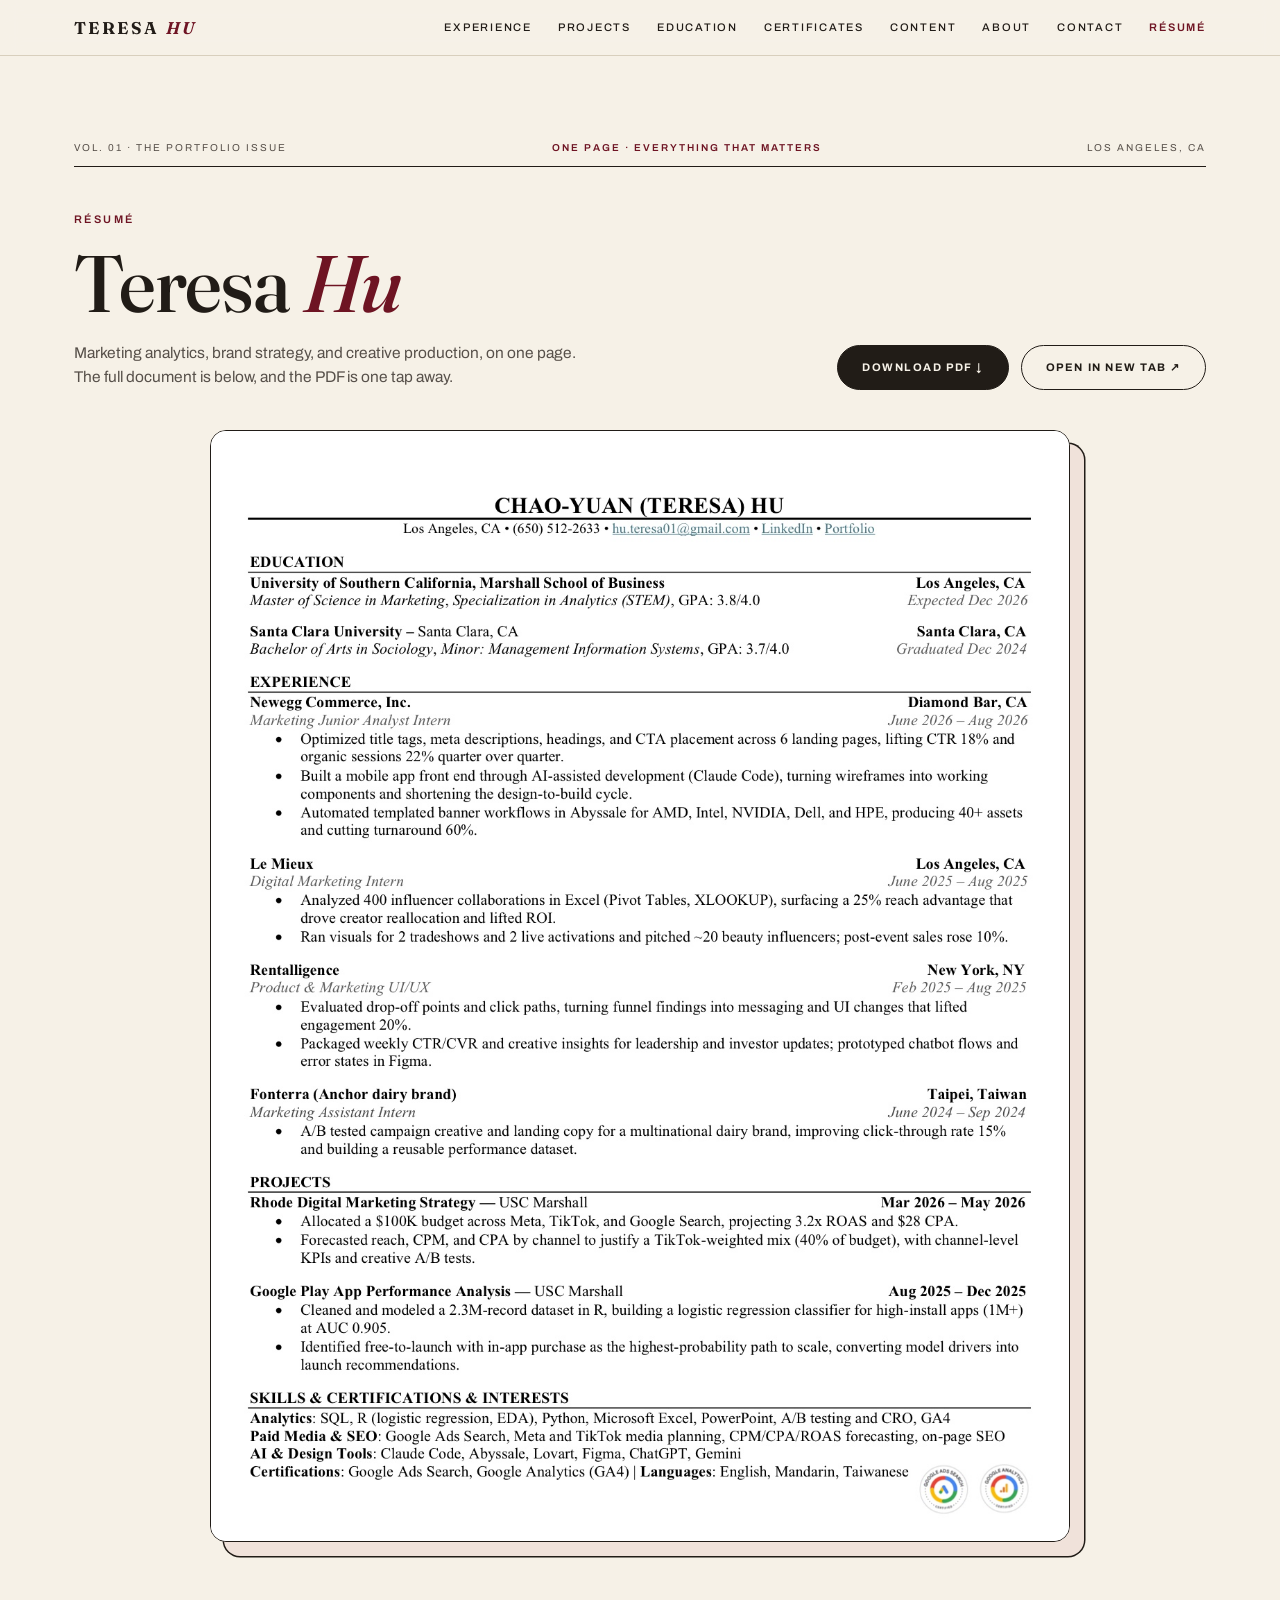
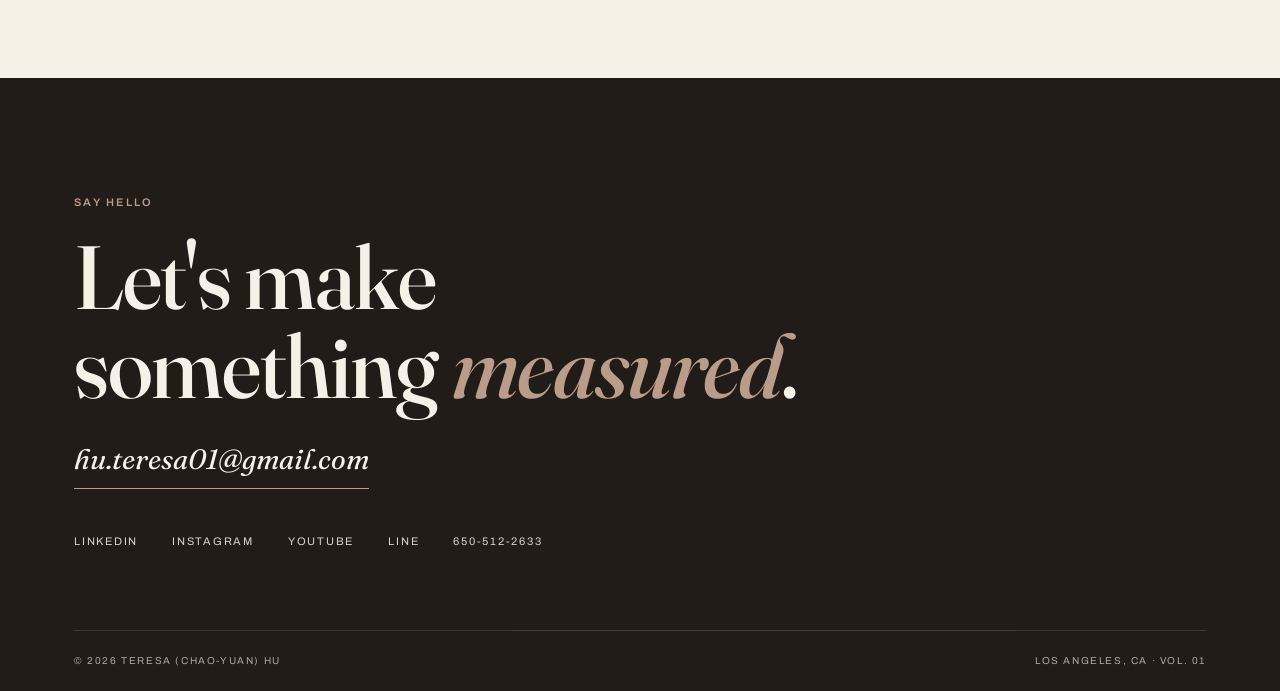
<file: resume.html>
<!DOCTYPE html>
<html lang="en">
<head>
  <meta charset="UTF-8" />
  <meta name="viewport" content="width=device-width, initial-scale=1.0" />
  <title>Résumé · Teresa Hu</title>
  <meta name="description" content="Résumé of Teresa (Chao-Yuan) Hu — M.S. Marketing Analytics at USC Marshall." />
  <link rel="preconnect" href="https://fonts.googleapis.com" />
  <link rel="preconnect" href="https://fonts.gstatic.com" crossorigin />
  <link href="https://fonts.googleapis.com/css2?family=Fraunces:ital,opsz,wght@0,9..144,300..900;1,9..144,300..900&family=Archivo:wght@400;500;600;700&family=Caveat:wght@500;600&display=swap" rel="stylesheet" />
  <link rel="stylesheet" href="styles.css" />
  <link rel="icon" href="data:image/svg+xml,<svg xmlns='http://www.w3.org/2000/svg' viewBox='0 0 100 100'><text y='0.9em' font-size='90'>✿</text></svg>" />
</head>
<body>

  <!-- ============ NAV ============ -->
  <header class="topbar">
    <div class="topbar-inner">
      <a class="brand" href="index.html#top">TERESA <em>HU</em></a>
      <button class="nav-toggle" aria-label="Toggle menu" aria-expanded="false">Menu</button>
      <nav class="nav-links" id="nav-links">
        <a href="index.html#experience">Experience</a>
        <a href="index.html#projects">Projects</a>
        <a href="index.html#education">Education</a>
        <a href="index.html#certificates">Certificates</a>
        <a href="index.html#content">Content</a>
        <a href="index.html#about">About</a>
        <a href="index.html#contact">Contact</a>
        <a href="resume.html" class="nav-resume" aria-current="page">Résumé</a>
      </nav>
    </div>
  </header>

  <!-- ============ RÉSUMÉ ============ -->
  <section class="resume-page">
    <div class="wrap">
      <div class="masthead-meta reveal">
        <span>Vol. 01 · The portfolio issue</span>
        <span class="ox">One page · Everything that matters</span>
        <span>Los Angeles, CA</span>
      </div>

      <div class="resume-head">
        <div class="reveal">
          <span class="kicker">Résumé</span>
          <h1 class="resume-title">Teresa <em>Hu</em></h1>
          <p class="resume-sub">Marketing analytics, brand strategy, and creative production, on one page. The full document is below, and the PDF is one tap away.</p>
        </div>
        <div class="resume-actions reveal">
          <a class="btn" href="assets/Teresa-Hu-Resume.pdf" download>Download PDF ↓</a>
          <a class="btn ghost" href="assets/Teresa-Hu-Resume.pdf" target="_blank" rel="noopener">Open in new tab ↗</a>
        </div>
      </div>

      <a class="resume-frame reveal" href="assets/Teresa-Hu-Resume.pdf" target="_blank" rel="noopener" aria-label="Open résumé PDF in a new tab">
        <img class="resume-doc" src="assets/resume-preview.jpg" alt="Résumé of Teresa (Chao-Yuan) Hu — Marketing Analytics at USC Marshall" />
      </a>
    </div>
  </section>

  <!-- ============ CONTACT ============ -->
  <footer class="contact" id="contact">
    <div class="wrap">
      <span class="kicker reveal">Say hello</span>
      <h2 class="contact-title reveal">Let's make<br />something <em>measured</em>.</h2>
      <a class="contact-mail reveal" href="mailto:hu.teresa01@gmail.com">hu.teresa01@gmail.com</a>
      <div class="contact-meta reveal">
        <a href="https://www.linkedin.com/in/chaoyuanhu" target="_blank" rel="noopener">LinkedIn</a>
        <a href="https://www.instagram.com/yuan_0706_/" target="_blank" rel="noopener">Instagram</a>
        <a href="https://www.youtube.com/@teresahu0706" target="_blank" rel="noopener">YouTube</a>
        <a href="https://line.me/ti/p/6ytRdDeeGx" target="_blank" rel="noopener">Line</a>
        <a href="tel:650-512-2633">650-512-2633</a>
      </div>
      <div class="footer-bar">
        <span>© <span id="year">2026</span> Teresa (Chao-Yuan) Hu</span>
        <span>Los Angeles, CA · Vol. 01</span>
      </div>
    </div>
  </footer>

  <script src="script.js"></script>
</body>
</html>
</file>
<file: styles.css>
/* ============================================================
   Teresa Hu — Portfolio
   "The Editorial Issue" — cream + oxblood magazine style
   with soft-studio warmth (arches, polaroids, handwriting)
   ============================================================ */

:root {
  --cream: #f6f1e7;
  --cream-2: #efe8da;
  --paper: #fbf8f1;
  --ink: #211c17;
  --ink-soft: #57504a;
  --oxblood: #6e1423;
  --rosewood: #a5586e;
  --taupe: #b99c8a;
  --sand: #d8cfbd;
  --blush: #f0e2da;
  --serif: "Fraunces", "Georgia", serif;
  --sans: "Archivo", "Helvetica Neue", sans-serif;
  --hand: "Caveat", cursive;
}

* { margin: 0; padding: 0; box-sizing: border-box; }

html { scroll-behavior: smooth; }

body {
  font-family: var(--sans);
  background: var(--cream);
  color: var(--ink);
  line-height: 1.6;
  -webkit-font-smoothing: antialiased;
  overflow-x: hidden;
}

img { max-width: 100%; display: block; }
a { color: inherit; }

.wrap { max-width: 1180px; margin: 0 auto; padding: 0 24px; }

/* ---------- kickers, labels ---------- */
.kicker {
  font-size: 11px;
  letter-spacing: 0.22em;
  text-transform: uppercase;
  font-weight: 600;
  color: var(--oxblood);
}

.section-head {
  display: flex;
  align-items: baseline;
  gap: 20px;
  border-bottom: 1.5px solid var(--ink);
  padding-bottom: 14px;
  margin-bottom: 12px;
}
.section-head h2 {
  font-family: var(--serif);
  font-weight: 550;
  font-size: clamp(34px, 5vw, 58px);
  line-height: 1;
  letter-spacing: -0.01em;
}
.section-head .no {
  font-family: var(--serif);
  font-style: italic;
  font-size: 15px;
  color: var(--rosewood);
}
.section-head .tail {
  margin-left: auto;
  font-size: 11px;
  letter-spacing: 0.18em;
  text-transform: uppercase;
  color: var(--ink-soft);
  white-space: nowrap;
}
.section-sub {
  font-family: var(--serif);
  font-style: italic;
  font-size: 16px;
  color: var(--ink-soft);
  margin-bottom: 48px;
}

section { padding: 96px 0 40px; }

/* ---------- top bar ---------- */
.topbar {
  position: fixed;
  top: 0; left: 0; right: 0;
  z-index: 50;
  background: color-mix(in srgb, var(--cream) 88%, transparent);
  backdrop-filter: blur(10px);
  border-bottom: 1px solid var(--sand);
}
.topbar-inner {
  display: flex;
  align-items: center;
  gap: 24px;
  padding: 14px 24px;
  max-width: 1180px;
  margin: 0 auto;
}
.brand {
  font-family: var(--serif);
  font-weight: 650;
  font-size: 17px;
  letter-spacing: 0.14em;
  text-decoration: none;
}
.brand em { color: var(--oxblood); font-style: italic; }
.nav-links {
  margin-left: auto;
  display: flex;
  gap: 26px;
}
.nav-links a {
  font-size: 11px;
  letter-spacing: 0.16em;
  text-transform: uppercase;
  font-weight: 500;
  text-decoration: none;
  position: relative;
  padding: 4px 0;
}
.nav-links a::after {
  content: "";
  position: absolute;
  left: 0; bottom: 0;
  width: 100%; height: 1.5px;
  background: var(--oxblood);
  transform: scaleX(0);
  transform-origin: left;
  transition: transform 0.3s ease;
}
.nav-links a:hover::after { transform: scaleX(1); }
.nav-links a.nav-resume { color: var(--oxblood); font-weight: 600; }
.nav-toggle {
  display: none;
  margin-left: auto;
  background: none;
  border: none;
  font-family: var(--sans);
  font-size: 11px;
  letter-spacing: 0.18em;
  text-transform: uppercase;
  font-weight: 600;
  cursor: pointer;
  color: var(--ink);
}

/* ---------- hero ---------- */
.hero {
  padding: 150px 0 0;
  position: relative;
}
.masthead-meta {
  display: flex;
  justify-content: space-between;
  gap: 12px;
  font-size: 10px;
  letter-spacing: 0.2em;
  text-transform: uppercase;
  color: var(--ink-soft);
  border-bottom: 1px solid var(--ink);
  padding-bottom: 10px;
  flex-wrap: wrap;
}
.masthead-meta .ox { color: var(--oxblood); font-weight: 600; }

.hero-grid {
  display: grid;
  grid-template-columns: 1.25fr 0.75fr;
  gap: 48px;
  align-items: start;
  padding: 48px 0 40px;
}
.hero-title {
  font-family: var(--serif);
  font-weight: 500;
  font-size: clamp(46px, 7.2vw, 96px);
  line-height: 0.98;
  letter-spacing: -0.015em;
}
.hero-title .line { display: block; overflow: hidden; padding-bottom: 0.16em; }
.hero-title .line > span {
  display: inline-block;
  transform: translateY(110%);
  animation: rise 0.9s cubic-bezier(0.2, 0.7, 0.2, 1) forwards;
}
.hero-title .line:nth-child(2) > span { animation-delay: 0.12s; }
.hero-title .line:nth-child(3) > span { animation-delay: 0.24s; }
@keyframes rise { to { transform: translateY(0); } }
.hero-title em {
  font-style: italic;
  font-weight: 400;
  color: var(--oxblood);
}
.hero-note {
  font-family: var(--hand);
  font-size: 24px;
  color: var(--rosewood);
  transform: rotate(-2deg);
  display: inline-block;
  margin-bottom: 10px;
}
.hero-copy {
  margin-top: 28px;
  max-width: 480px;
  font-size: 15.5px;
  color: var(--ink-soft);
}
.hero-tags {
  margin-top: 24px;
  display: flex;
  flex-wrap: wrap;
  gap: 8px;
}
.pill {
  font-size: 10px;
  letter-spacing: 0.12em;
  text-transform: uppercase;
  font-weight: 600;
  padding: 7px 15px;
  border-radius: 999px;
  border: 1px solid var(--ink);
  background: transparent;
}
.pill.solid { background: var(--ink); color: var(--cream); }
.pill.rose { border-color: var(--rosewood); color: var(--oxblood); background: var(--blush); }

.hero-photo {
  position: relative;
  justify-self: end;
  width: min(100%, 360px);
}
.hero-photo .arch {
  border-radius: 999px 999px 14px 14px;
  overflow: hidden;
  border: 1.5px solid var(--ink);
  box-shadow: 14px 14px 0 var(--blush), 14px 14px 0 1.5px var(--ink);
}
.hero-photo img {
  width: 100%;
  aspect-ratio: 3 / 3.9;
  object-fit: cover;
  transition: transform 0.8s ease;
}
.hero-photo:hover img { transform: scale(1.04); }
.hero-photo .sticker {
  position: absolute;
  top: -22px;
  right: -14px;
  width: 96px;
  height: 96px;
  border-radius: 50%;
  background: var(--oxblood);
  color: var(--cream);
  display: flex;
  align-items: center;
  justify-content: center;
  text-align: center;
  font-size: 9px;
  letter-spacing: 0.16em;
  text-transform: uppercase;
  font-weight: 600;
  line-height: 1.7;
  transform: rotate(10deg);
  animation: spin-slow 26s linear infinite;
}
@keyframes spin-slow { to { transform: rotate(370deg); } }
.hero-photo .caption {
  font-family: var(--hand);
  font-size: 20px;
  color: var(--ink-soft);
  text-align: center;
  margin-top: 26px;
  transform: rotate(-1.5deg);
}

/* ---------- marquee ---------- */
.marquee {
  border-top: 1.5px solid var(--ink);
  border-bottom: 1.5px solid var(--ink);
  background: var(--paper);
  overflow: hidden;
  white-space: nowrap;
  padding: 13px 0;
}
.marquee-track {
  display: inline-block;
  animation: marquee 30s linear infinite;
}
.marquee span {
  font-family: var(--serif);
  font-style: italic;
  font-size: 15px;
  margin: 0 14px;
}
.marquee .dot { color: var(--oxblood); }
@keyframes marquee { to { transform: translateX(-50%); } }

/* ---------- stats strip ---------- */
.stats {
  display: grid;
  grid-template-columns: repeat(5, 1fr);
  border: 1.5px solid var(--ink);
  border-radius: 16px;
  overflow: hidden;
  background: var(--paper);
  margin-top: 72px;
}
.stat {
  padding: 26px 18px 22px;
  text-align: center;
  border-right: 1px solid var(--sand);
}
.stat:last-child { border-right: none; }
.stat b {
  display: block;
  font-family: var(--serif);
  font-weight: 550;
  font-size: clamp(24px, 2.6vw, 34px);
  color: var(--oxblood);
  line-height: 1.1;
}
.stat span {
  font-size: 10px;
  letter-spacing: 0.14em;
  text-transform: uppercase;
  color: var(--ink-soft);
  display: block;
  margin-top: 8px;
}

/* ---------- projects ---------- */
.project {
  display: grid;
  grid-template-columns: 0.9fr 1.1fr;
  gap: 56px;
  padding: 64px 0;
  border-bottom: 1px solid var(--sand);
  align-items: center;
}
.project:last-of-type { border-bottom: none; }
.project.flip .p-media { order: -1; }

.p-meta .p-no {
  font-family: var(--serif);
  font-style: italic;
  font-size: 15px;
  color: var(--rosewood);
}
.p-meta h3 {
  font-family: var(--serif);
  font-weight: 550;
  font-size: clamp(26px, 3vw, 38px);
  line-height: 1.1;
  margin: 10px 0 16px;
  letter-spacing: -0.01em;
}
.p-goal {
  font-size: 15px;
  color: var(--ink-soft);
  margin-bottom: 18px;
}
.p-goal b { color: var(--ink); font-weight: 600; }
.p-highlights {
  list-style: none;
  margin-bottom: 20px;
}
.p-highlights li {
  position: relative;
  padding-left: 22px;
  font-size: 14px;
  color: var(--ink-soft);
  margin-bottom: 9px;
}
.p-highlights li::before {
  content: "→";
  position: absolute;
  left: 0;
  color: var(--oxblood);
}
details.p-more { margin-bottom: 20px; }
details.p-more summary {
  cursor: pointer;
  list-style: none;
  font-size: 11px;
  letter-spacing: 0.16em;
  text-transform: uppercase;
  font-weight: 600;
  color: var(--oxblood);
  display: inline-flex;
  align-items: center;
  gap: 8px;
}
details.p-more summary::-webkit-details-marker { display: none; }
details.p-more summary::after { content: "+"; font-size: 15px; }
details.p-more[open] summary::after { content: "−"; }
details.p-more .more-body {
  margin-top: 14px;
  padding: 18px 20px;
  background: var(--paper);
  border-left: 2px solid var(--oxblood);
  font-size: 14px;
  color: var(--ink-soft);
}
details.p-more .more-body li { margin-bottom: 8px; margin-left: 18px; }
.p-tags { display: flex; flex-wrap: wrap; gap: 7px; margin-bottom: 22px; }
.tag {
  font-size: 10px;
  letter-spacing: 0.1em;
  text-transform: uppercase;
  font-weight: 500;
  color: var(--ink-soft);
  border: 1px solid var(--sand);
  background: var(--paper);
  padding: 5px 12px;
  border-radius: 999px;
}
.p-link {
  display: inline-flex;
  align-items: center;
  gap: 10px;
  font-size: 11px;
  letter-spacing: 0.16em;
  text-transform: uppercase;
  font-weight: 700;
  text-decoration: none;
  border-bottom: 2px solid var(--ink);
  padding-bottom: 5px;
  transition: color 0.25s ease, border-color 0.25s ease, gap 0.25s ease;
}
.p-link:hover { color: var(--oxblood); border-color: var(--oxblood); gap: 16px; }

.p-media { position: relative; }
.p-media .main {
  border-radius: 14px;
  overflow: hidden;
  border: 1.5px solid var(--ink);
  background: var(--paper);
}
.p-media .main img {
  width: 100%;
  aspect-ratio: 16 / 10.5;
  object-fit: cover;
  object-position: top;
  transition: transform 0.7s ease;
}
.p-media:hover .main img { transform: scale(1.04); }
.p-media .float {
  position: absolute;
  bottom: -34px;
  width: 46%;
  border-radius: 10px;
  overflow: hidden;
  border: 1.5px solid var(--ink);
  background: var(--paper);
  box-shadow: 8px 8px 0 var(--blush), 8px 8px 0 1.5px var(--ink);
  transform: rotate(2.5deg);
  transition: transform 0.4s ease;
}
.project.flip .p-media .float { right: -12px; transform: rotate(-2.5deg); }
.project:not(.flip) .p-media .float { left: -12px; }
.p-media:hover .float { transform: rotate(0deg) translateY(-6px); }
.p-media .float img {
  width: 100%;
  aspect-ratio: 16 / 10;
  object-fit: cover;
  object-position: top;
}
.p-media .float.portrait img { aspect-ratio: 4 / 5; }
.p-media .badge {
  position: absolute;
  top: -16px;
  right: 22px;
  font-family: var(--hand);
  font-size: 21px;
  color: var(--oxblood);
  background: var(--cream);
  border: 1.5px solid var(--oxblood);
  border-radius: 999px;
  padding: 3px 18px;
  transform: rotate(-3deg);
  z-index: 2;
}

/* ---------- experience ---------- */
.xp-list { border-top: 1.5px solid var(--ink); }
.xp {
  display: grid;
  grid-template-columns: 220px 1fr;
  gap: 40px;
  padding: 44px 0;
  border-bottom: 1px solid var(--sand);
  position: relative;
}
.xp-when {
  font-size: 11px;
  letter-spacing: 0.16em;
  text-transform: uppercase;
  font-weight: 600;
  color: var(--ink-soft);
  padding-top: 6px;
}
.xp-when .now {
  display: inline-block;
  margin-top: 10px;
  background: var(--oxblood);
  color: var(--cream);
  font-size: 9px;
  letter-spacing: 0.18em;
  padding: 4px 12px;
  border-radius: 999px;
  animation: pulse 2.4s ease-in-out infinite;
}
@keyframes pulse { 50% { opacity: 0.55; } }
.xp-logo {
  display: inline-block;
  margin-top: 18px;
  line-height: 0;
  opacity: 1;
  transition: opacity 0.25s ease, transform 0.25s ease;
}
.xp-logo:hover { opacity: 0.75; transform: translateY(-2px); }
.xp-logo img {
  height: 40px;
  width: auto;
  max-width: 175px;
  object-fit: contain;
  display: block;
}
.xp-logo img[src*="newegg"],
.xp-logo img[src*="fonterra"] {
  height: 58px;
  max-width: 200px;
}
.xp h3 {
  font-family: var(--serif);
  font-weight: 550;
  font-size: clamp(22px, 2.6vw, 30px);
  line-height: 1.15;
  letter-spacing: -0.01em;
}
.xp h3 em { font-style: italic; font-weight: 400; color: var(--oxblood); }
.xp .role {
  font-size: 11px;
  letter-spacing: 0.16em;
  text-transform: uppercase;
  font-weight: 600;
  color: var(--rosewood);
  margin: 8px 0 14px;
}
.xp p { font-size: 14.5px; color: var(--ink-soft); max-width: 720px; }
.xp ul { list-style: none; max-width: 720px; margin-top: 4px; }
.xp ul li {
  position: relative;
  padding-left: 22px;
  font-size: 14.5px;
  color: var(--ink-soft);
  margin-bottom: 9px;
}
.xp ul li::before {
  content: "→";
  position: absolute;
  left: 0;
  color: var(--oxblood);
}

/* ---------- education ---------- */
.edu-grid {
  display: grid;
  grid-template-columns: repeat(3, 1fr);
  gap: 24px;
}
.edu-card {
  background: var(--paper);
  border: 1.5px solid var(--ink);
  border-radius: 16px;
  padding: 30px 28px;
  transition: transform 0.35s ease, box-shadow 0.35s ease;
}
.edu-card:hover {
  transform: translateY(-6px);
  box-shadow: 10px 10px 0 var(--blush), 10px 10px 0 1.5px var(--ink);
}
.edu-card img {
  height: 54px;
  width: auto;
  margin-bottom: 18px;
  object-fit: contain;
}
.edu-card .years {
  font-size: 10px;
  letter-spacing: 0.16em;
  text-transform: uppercase;
  font-weight: 600;
  color: var(--rosewood);
}
.edu-card h3 {
  font-family: var(--serif);
  font-weight: 550;
  font-size: 21px;
  margin: 8px 0 4px;
  line-height: 1.2;
}
.edu-card .degree {
  font-size: 12px;
  letter-spacing: 0.08em;
  text-transform: uppercase;
  font-weight: 600;
  color: var(--ink-soft);
  margin-bottom: 12px;
}
.edu-card p { font-size: 13.5px; color: var(--ink-soft); }

/* ---------- content studio ---------- */
.studio { background: var(--blush); border-top: 1.5px solid var(--ink); border-bottom: 1.5px solid var(--ink); margin-top: 56px; padding-bottom: 96px; }
.studio-grid {
  display: grid;
  grid-template-columns: 1fr 1.1fr;
  gap: 56px;
  align-items: center;
}
.studio-copy p { font-size: 15px; color: var(--ink-soft); margin-bottom: 16px; max-width: 460px; }
.studio-stats { display: flex; gap: 28px; margin: 26px 0; flex-wrap: wrap; }
.studio-stats div b {
  font-family: var(--serif);
  font-size: 30px;
  font-weight: 550;
  color: var(--oxblood);
  display: block;
  line-height: 1;
}
.studio-stats div span {
  font-size: 10px;
  letter-spacing: 0.14em;
  text-transform: uppercase;
  color: var(--ink-soft);
}
.social-links { display: flex; gap: 12px; flex-wrap: wrap; }
.btn {
  display: inline-flex;
  align-items: center;
  gap: 10px;
  text-decoration: none;
  font-size: 11px;
  letter-spacing: 0.14em;
  text-transform: uppercase;
  font-weight: 700;
  padding: 13px 24px;
  border-radius: 999px;
  border: 1.5px solid var(--ink);
  background: var(--ink);
  color: var(--cream);
  transition: transform 0.25s ease, background 0.25s ease, color 0.25s ease, box-shadow 0.25s ease;
}
.btn:hover { transform: translateY(-3px); box-shadow: 5px 5px 0 var(--oxblood); }
.btn.ghost { background: transparent; color: var(--ink); }
.btn.ghost:hover { background: var(--paper); }

.phone-row {
  display: flex;
  gap: 20px;
  justify-content: center;
  align-items: flex-end;
}
.phone {
  width: 30%;
  border-radius: 26px;
  overflow: hidden;
  border: 1.5px solid var(--ink);
  background: var(--ink);
  padding: 7px;
  transition: transform 0.4s ease;
}
.phone img { border-radius: 19px; width: 100%; aspect-ratio: 9 / 19; object-fit: cover; object-position: top; }
.phone:nth-child(1) { transform: rotate(-4deg) translateY(10px); }
.phone:nth-child(3) { transform: rotate(4deg) translateY(10px); }
.phone:hover { transform: rotate(0deg) translateY(-8px) scale(1.03); z-index: 2; }
.channel-shot {
  margin-top: 30px;
  border: 1.5px solid var(--ink);
  border-radius: 14px;
  overflow: hidden;
  box-shadow: 10px 10px 0 var(--paper), 10px 10px 0 1.5px var(--ink);
}
.studio .caption-hand {
  font-family: var(--hand);
  font-size: 21px;
  color: var(--oxblood);
  text-align: center;
  margin-top: 24px;
  transform: rotate(-1deg);
}

/* ---------- about / off the clock ---------- */
.about-grid {
  display: grid;
  grid-template-columns: 1fr 1fr;
  gap: 56px;
  align-items: start;
}
.about-copy .lede {
  font-family: var(--serif);
  font-size: clamp(20px, 2.4vw, 27px);
  font-weight: 450;
  line-height: 1.45;
  margin-bottom: 20px;
}
.about-copy .lede em { font-style: italic; color: var(--oxblood); }
.about-copy p { font-size: 15px; color: var(--ink-soft); margin-bottom: 16px; }
.polaroids {
  display: grid;
  grid-template-columns: 1fr 1fr;
  gap: 26px;
}
.polaroid {
  background: var(--paper);
  border: 1px solid var(--sand);
  padding: 14px 14px 18px;
  box-shadow: 6px 8px 18px rgba(33, 28, 23, 0.12);
  transition: transform 0.35s ease;
  position: relative;
}
.polaroid:nth-child(odd) { transform: rotate(-2.4deg); }
.polaroid:nth-child(even) { transform: rotate(2deg) translateY(16px); }
.polaroid:hover { transform: rotate(0deg) scale(1.04); z-index: 2; }
.polaroid .tape {
  position: absolute;
  top: -12px;
  left: 50%;
  transform: translateX(-50%) rotate(-3deg);
  width: 84px;
  height: 24px;
  background: color-mix(in srgb, var(--taupe) 45%, transparent);
}
.polaroid .ph {
  aspect-ratio: 1 / 0.85;
  border-radius: 4px;
  display: flex;
  align-items: center;
  justify-content: center;
  text-align: center;
  padding: 16px;
  font-family: var(--serif);
  font-style: italic;
  font-size: 16px;
  line-height: 1.4;
  color: var(--paper);
}
.polaroid .cap {
  font-family: var(--hand);
  font-size: 20px;
  text-align: center;
  margin-top: 12px;
  color: var(--ink-soft);
}

/* ---------- skills ---------- */
.skill-groups { display: grid; grid-template-columns: repeat(2, 1fr); gap: 22px; }
.skill-group {
  border: 1.5px solid var(--ink);
  border-radius: 16px;
  background: var(--paper);
  padding: 26px 28px;
}
.skill-group h3 {
  font-family: var(--serif);
  font-style: italic;
  font-weight: 500;
  font-size: 19px;
  margin-bottom: 16px;
  color: var(--oxblood);
}
.skill-group .tags { display: flex; flex-wrap: wrap; gap: 8px; }
.skill-group .tag { background: var(--cream); }

/* ---------- contact ---------- */
.contact {
  background: var(--ink);
  color: var(--cream);
  margin-top: 96px;
  padding: 110px 0 0;
}
.contact .kicker { color: var(--taupe); }
.contact-title {
  font-family: var(--serif);
  font-weight: 500;
  font-size: clamp(44px, 7vw, 92px);
  line-height: 1;
  letter-spacing: -0.015em;
  margin: 18px 0 26px;
}
.contact-title em { font-style: italic; color: var(--taupe); }
.contact-mail {
  display: inline-block;
  font-family: var(--serif);
  font-style: italic;
  font-size: clamp(19px, 2.6vw, 28px);
  color: var(--cream);
  text-decoration: none;
  border-bottom: 1.5px solid var(--taupe);
  padding-bottom: 6px;
  transition: color 0.3s ease, border-color 0.3s ease;
}
.contact-mail:hover { color: var(--taupe); }
.contact-meta {
  display: flex;
  gap: 34px;
  flex-wrap: wrap;
  margin-top: 44px;
  font-size: 11px;
  letter-spacing: 0.16em;
  text-transform: uppercase;
}
.contact-meta a {
  text-decoration: none;
  color: var(--cream);
  opacity: 0.85;
  transition: opacity 0.25s ease, color 0.25s ease;
}
.contact-meta a:hover { opacity: 1; color: var(--taupe); }
.footer-bar {
  margin-top: 80px;
  border-top: 1px solid rgba(246, 241, 231, 0.2);
  padding: 22px 0;
  display: flex;
  justify-content: space-between;
  gap: 12px;
  flex-wrap: wrap;
  font-size: 10px;
  letter-spacing: 0.16em;
  text-transform: uppercase;
  opacity: 0.65;
}

/* ---------- reveal animation ---------- */
.reveal {
  opacity: 0;
  transform: translateY(34px);
  transition: opacity 0.8s ease, transform 0.8s cubic-bezier(0.2, 0.7, 0.2, 1);
}
.reveal.in { opacity: 1; transform: translateY(0); }

@media (prefers-reduced-motion: reduce) {
  html { scroll-behavior: auto; }
  *, *::before, *::after { animation: none !important; transition: none !important; }
  .reveal { opacity: 1; transform: none; }
  .hero-title .line > span { transform: none; }
}

/* ---------- responsive ---------- */
@media (max-width: 960px) {
  .hero-grid { grid-template-columns: 1fr; gap: 44px; }
  .hero-photo { justify-self: center; }
  .project, .project.flip { grid-template-columns: 1fr; gap: 34px; }
  .project.flip .p-media { order: 0; }
  .p-media { margin-bottom: 30px; }
  .studio-grid, .about-grid { grid-template-columns: 1fr; }
  .edu-grid { grid-template-columns: 1fr; }
  .skill-groups { grid-template-columns: 1fr; }
  .stats { grid-template-columns: repeat(2, 1fr); }
  .stat { border-bottom: 1px solid var(--sand); }
  .stat:nth-child(5) { grid-column: 1 / -1; border-bottom: none; }
  .stat:nth-child(4) { border-right: none; }
  .xp { grid-template-columns: 1fr; gap: 10px; }
}
@media (max-width: 720px) {
  section { padding: 72px 0 28px; }
  .nav-links {
    display: none;
    position: absolute;
    top: 100%;
    left: 0; right: 0;
    background: var(--cream);
    border-bottom: 1.5px solid var(--ink);
    flex-direction: column;
    gap: 0;
    padding: 8px 0;
  }
  .nav-links.open { display: flex; }
  .nav-links a { padding: 13px 24px; }
  .nav-toggle { display: block; }
  .section-head { flex-wrap: wrap; gap: 10px; }
  .section-head .tail { display: none; }
  .hero { padding-top: 118px; }
  .hero-photo .sticker { width: 80px; height: 80px; top: -14px; right: -6px; }
  .p-media .float { width: 54%; bottom: -24px; }
  .phone-row { gap: 12px; }
  .polaroids { gap: 18px; }
  .contact { padding-top: 80px; }
}

/* ---------- résumé page ---------- */
.resume-page { padding: 140px 0 40px; }
.resume-head {
  display: flex;
  justify-content: space-between;
  align-items: flex-end;
  gap: 32px;
  flex-wrap: wrap;
  padding: 44px 0 40px;
}
.resume-head .kicker { display: block; }
.resume-title {
  font-family: var(--serif);
  font-weight: 500;
  font-size: clamp(46px, 6.4vw, 80px);
  line-height: 1;
  letter-spacing: -0.015em;
  margin: 14px 0 18px;
}
.resume-title em { font-style: italic; color: var(--oxblood); }
.resume-sub {
  max-width: 520px;
  font-size: 15.5px;
  color: var(--ink-soft);
}
.resume-actions { display: flex; gap: 12px; flex-wrap: wrap; }
.resume-frame {
  display: block;
  max-width: 860px;
  margin: 0 auto;
  border: 1.5px solid var(--ink);
  border-radius: 16px;
  overflow: hidden;
  background: #fff;
  box-shadow: 14px 14px 0 var(--blush), 14px 14px 0 1.5px var(--ink);
}
.resume-doc {
  display: block;
  width: 100%;
  height: auto;
  border: none;
  background: #fff;
  transition: transform 0.6s ease;
}
.resume-frame:hover .resume-doc { transform: scale(1.012); }
@media (max-width: 720px) {
  .resume-page { padding-top: 110px; }
  .resume-head { align-items: flex-start; }
  .resume-actions { width: 100%; }
  .resume-actions .btn { flex: 1; justify-content: center; }
  .resume-frame { box-shadow: 8px 8px 0 var(--blush), 8px 8px 0 1.5px var(--ink); }
}

/* ---------- Certificates ---------- */
.cert-grid {
  display: grid;
  grid-template-columns: repeat(2, 1fr);
  gap: 24px;
  margin-top: 48px;
}
.cert-card {
  position: relative;
  background: var(--paper);
  border: 1.5px solid var(--ink);
  border-radius: 16px;
  padding: 32px 30px;
  transition: transform 0.35s ease, box-shadow 0.35s ease;
}
.cert-card:hover {
  transform: translateY(-6px);
  box-shadow: 10px 10px 0 var(--blush), 10px 10px 0 1.5px var(--ink);
}
.cert-seal {
  width: 46px;
  height: 46px;
  color: var(--oxblood);
  margin-bottom: 18px;
}
.cert-issuer {
  display: block;
  font-size: 10px;
  letter-spacing: 0.16em;
  text-transform: uppercase;
  font-weight: 600;
  color: var(--rosewood);
}
.cert-card h3 {
  font-family: var(--serif);
  font-weight: 550;
  font-size: 23px;
  line-height: 1.2;
  margin: 8px 0 12px;
}
.cert-meta {
  display: flex;
  flex-wrap: wrap;
  gap: 6px 14px;
  margin: 0 0 14px;
  font-size: 10px;
  letter-spacing: 0.12em;
  text-transform: uppercase;
  font-weight: 500;
  color: var(--ink-soft);
}
.cert-meta span + span { position: relative; padding-left: 15px; }
.cert-meta span + span::before {
  content: "\2022";
  position: absolute;
  left: 0;
  color: var(--taupe);
}
.cert-card p {
  font-size: 14.5px;
  color: var(--ink-soft);
  margin-bottom: 18px;
}
.cert-card .tags { display: flex; flex-wrap: wrap; gap: 8px; }
.cert-link { margin-top: 20px; }

@media (max-width: 960px) {
  .cert-grid { grid-template-columns: 1fr; }
}
</file>
